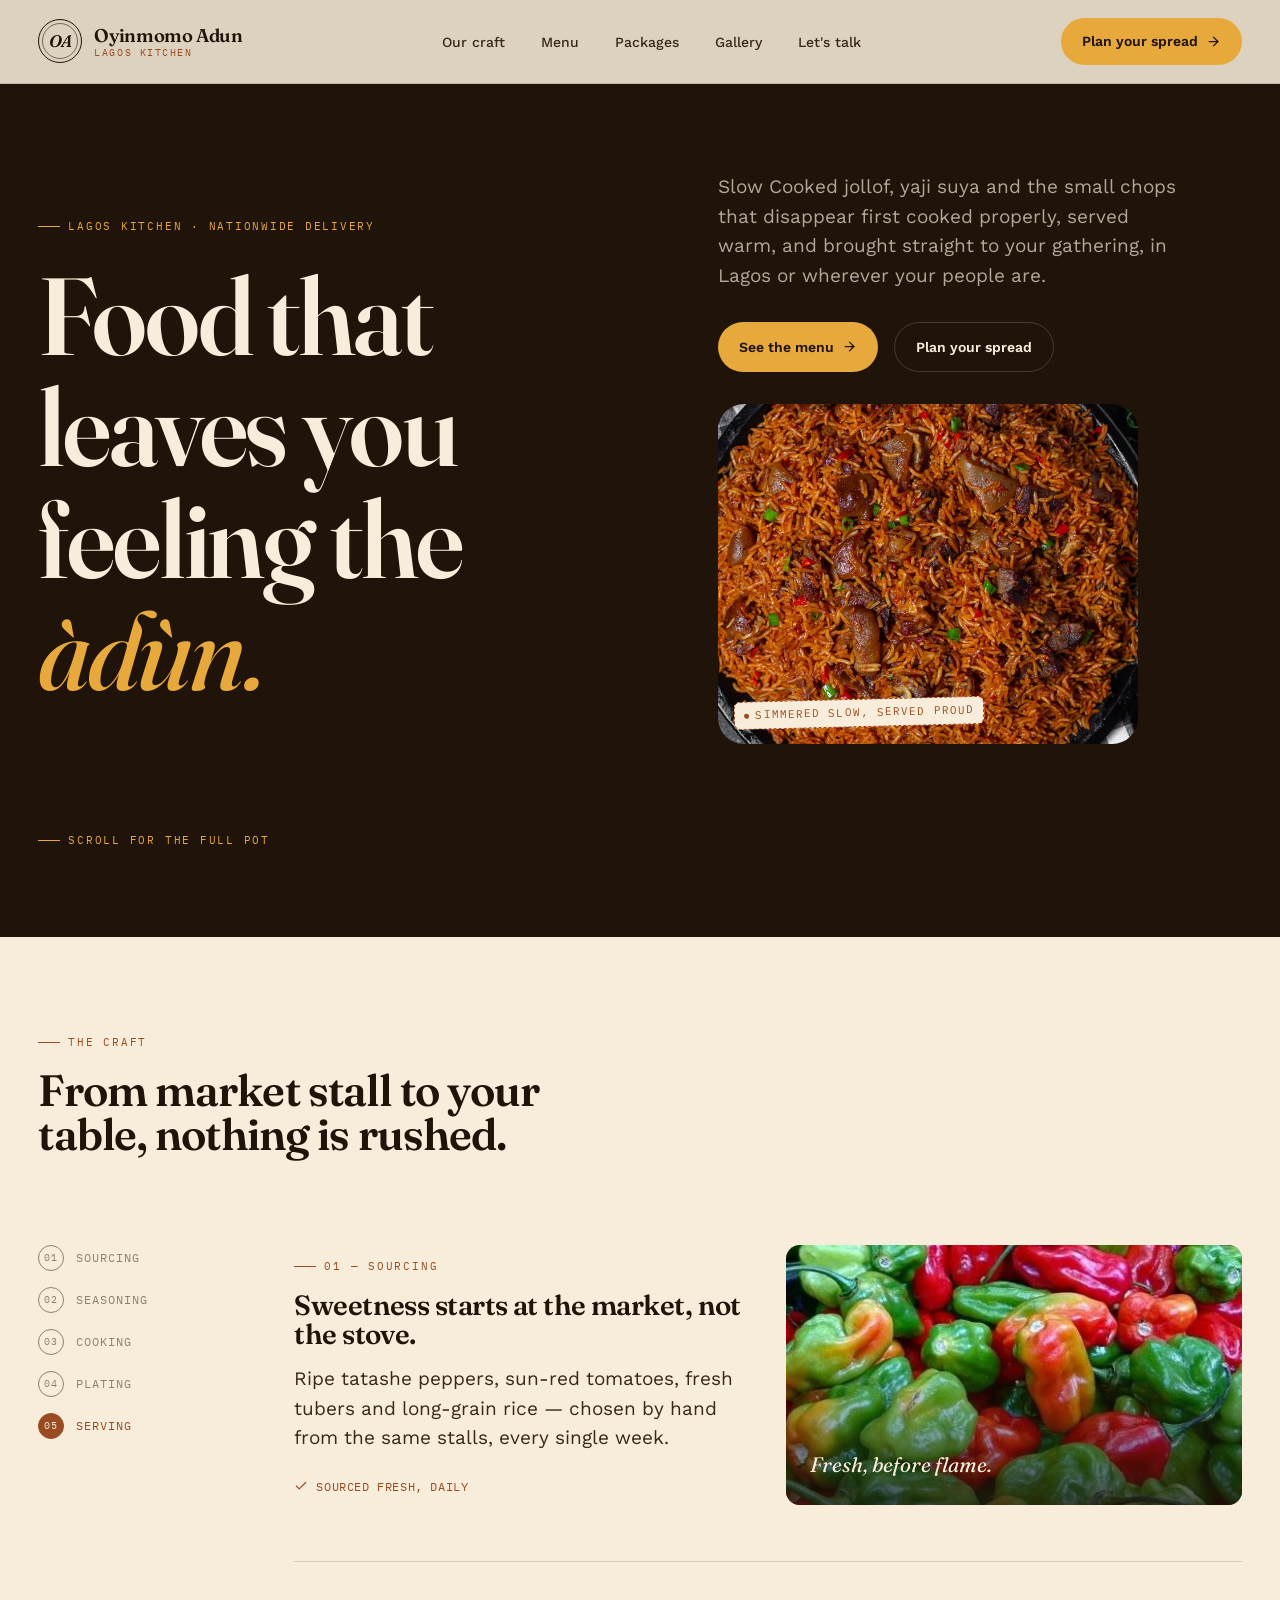
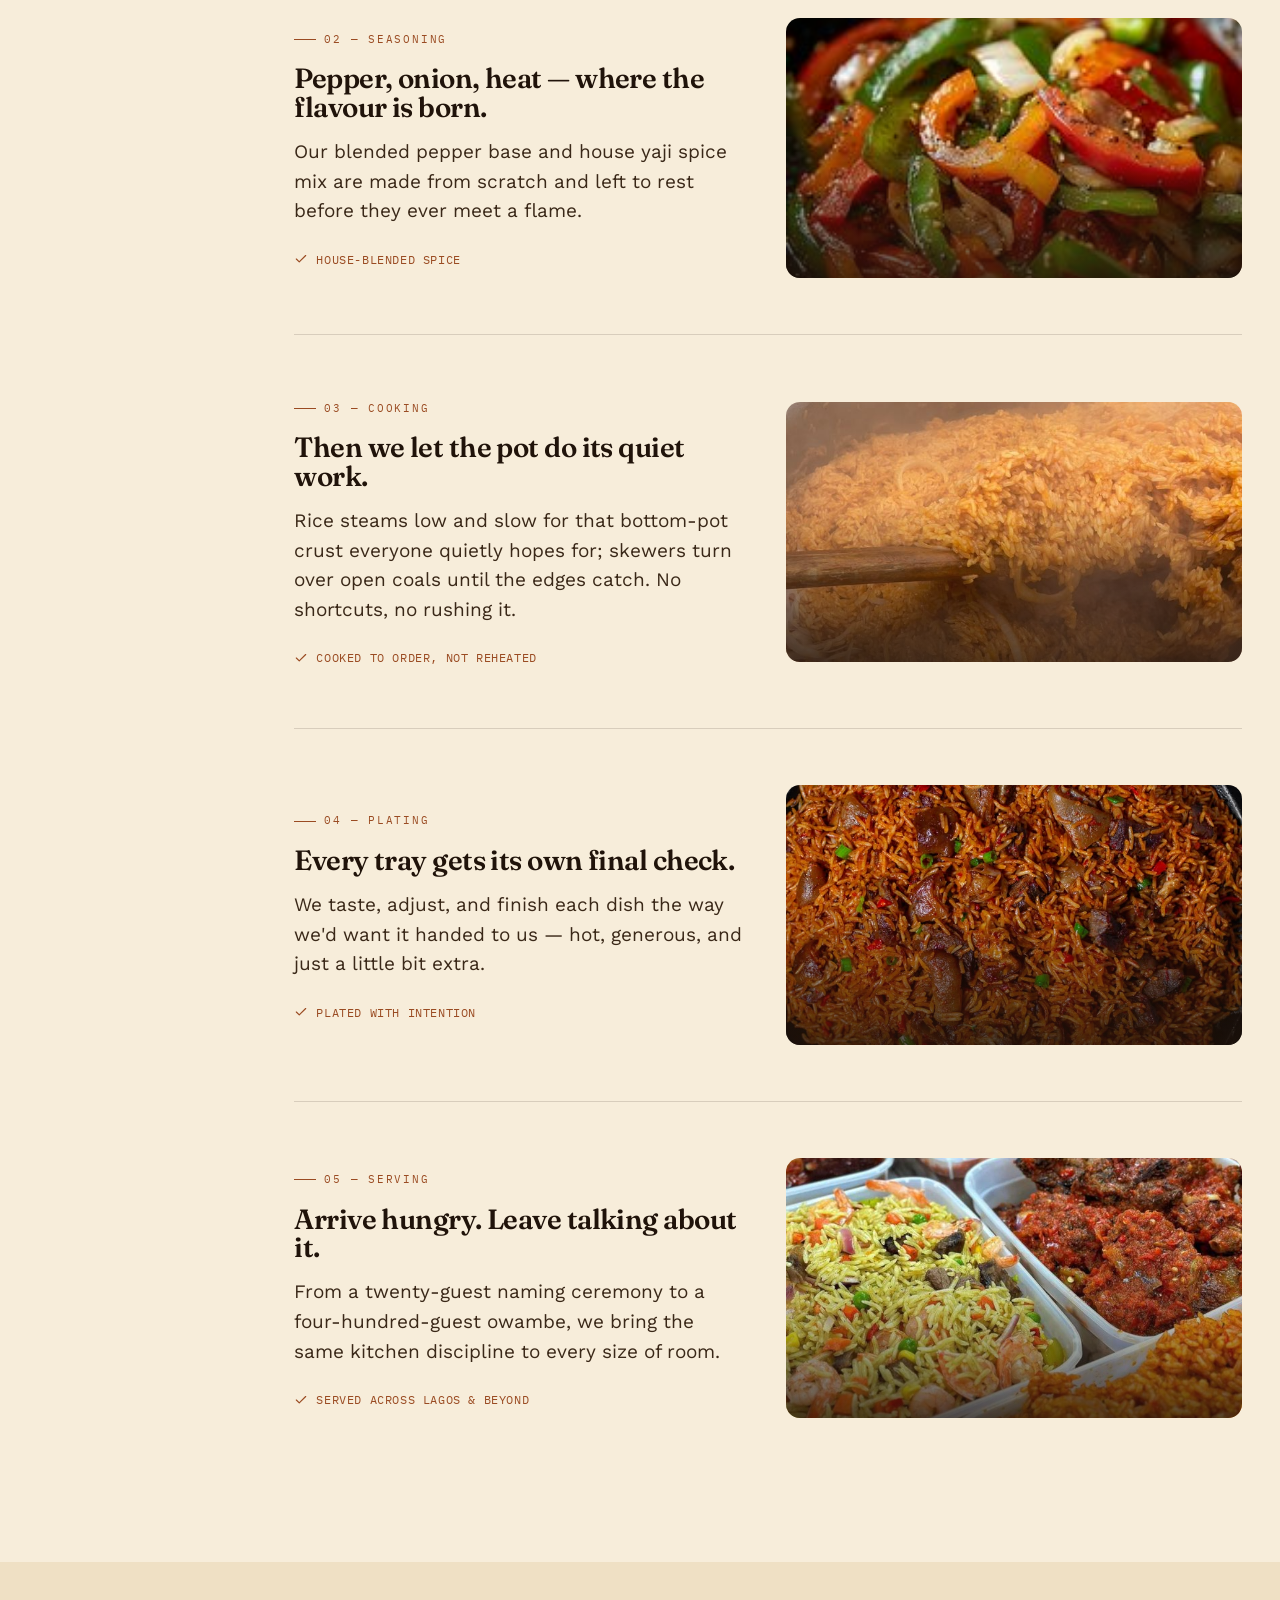
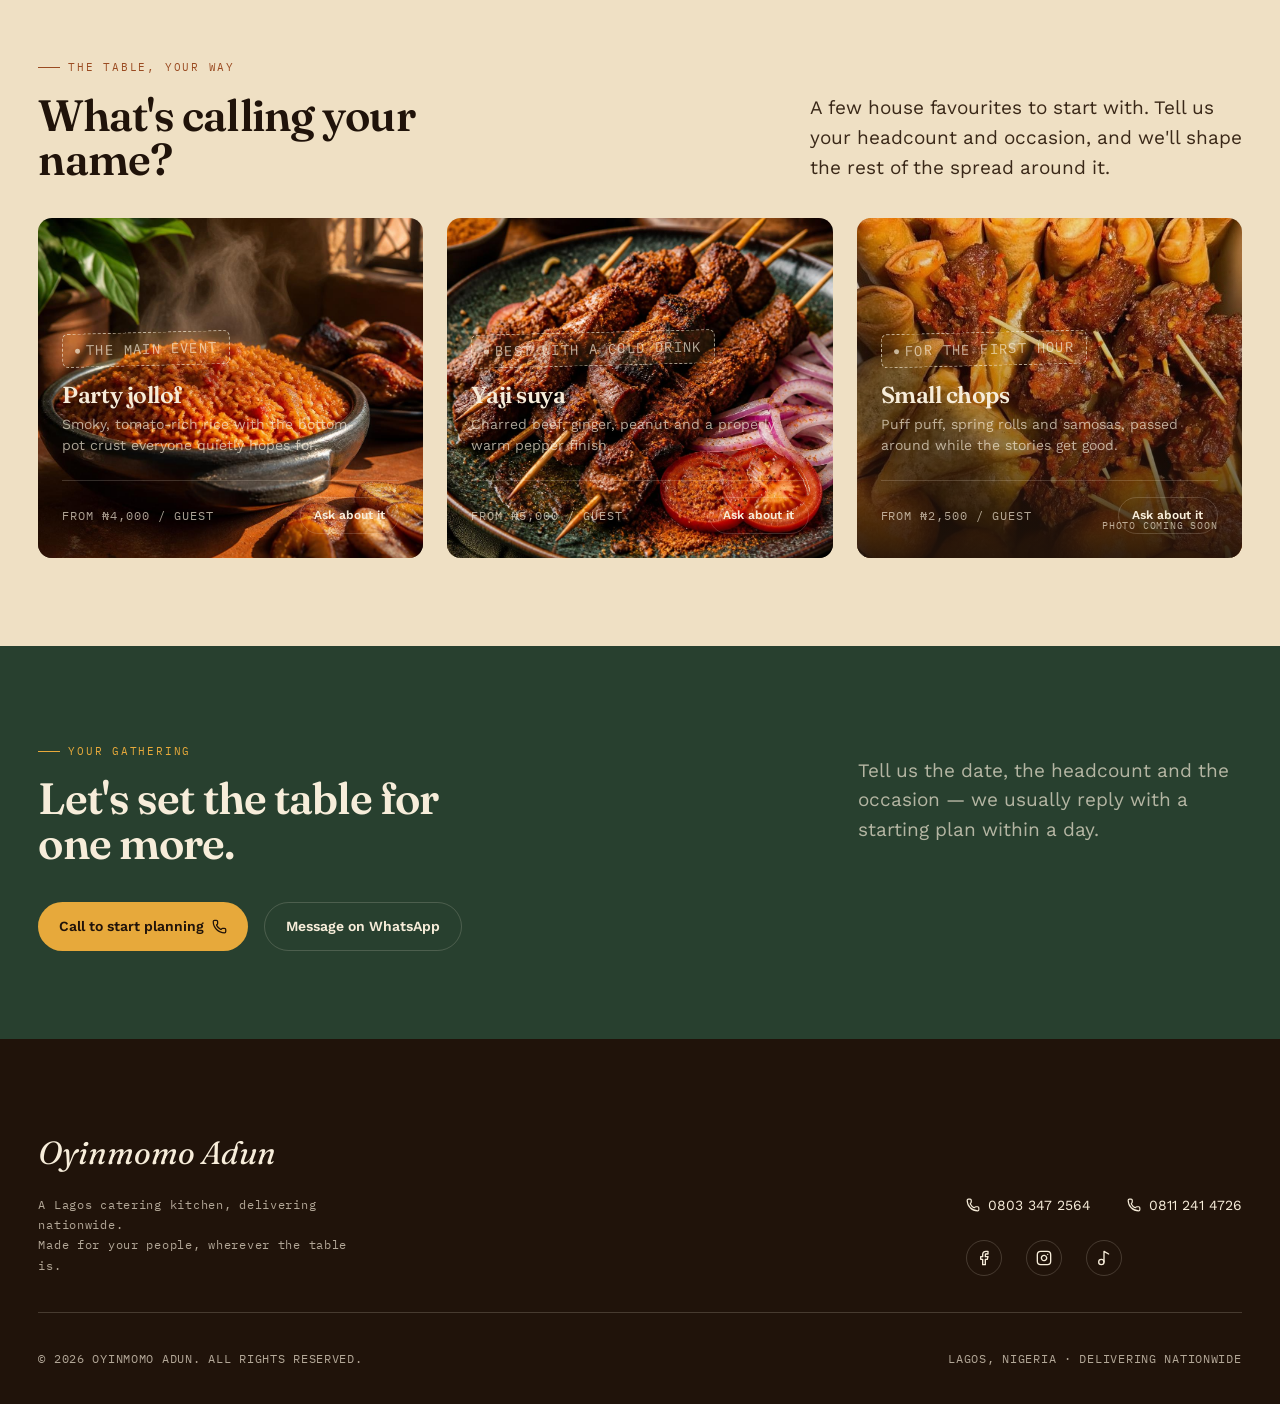
<file: oyinmomo-adun/index.html>
<!DOCTYPE html>
<html lang="en">
<head>
  <meta charset="UTF-8">
  <meta name="viewport" content="width=device-width, initial-scale=1.0">
  <title>Oyinmomo Adun Lagos Kitchen, Nationwide Delivery</title>
  <meta name="description" content="Oyinmomo Adun is a Lagos catering kitchen making slow-built jollof, smoky suya and small chops for gatherings of every size — delivered nationwide.">
  <meta property="og:title" content="Oyinmomo Adun — Lagos Kitchen, Nationwide Delivery">
  <meta property="og:description" content="Slow-built jollof, smoky suya and small chops, cooked properly and brought to your gathering. Lagos-based, delivering nationwide.">
  <meta property="og:type" content="website">
  <link rel="icon" type="image/svg+xml" href="assets/images/favicon.svg">
  <link rel="stylesheet" href="css/base.css">
  <link rel="stylesheet" href="css/layout.css">
  <link rel="stylesheet" href="css/components.css">
</head>
<body>

  <header class="site-header">
    <div class="site-header__inner">
      <a href="index.html" class="brand" aria-label="Oyinmomo Adun home">
        <span class="brand__badge" aria-hidden="true"><span>OA</span></span>
        <span class="brand__text">
          <span class="brand__name">Oyinmomo Adun</span>
          <span class="brand__tag">Lagos kitchen</span>
        </span>
      </a>

      <nav class="site-nav" aria-label="Primary">
        <ul class="site-nav__list">
          <li><a href="#craft" class="site-nav__link">Our craft</a></li>
          <li><a href="menu.html" class="site-nav__link">Menu</a></li>
          <li><a href="packages.html" class="site-nav__link">Packages</a></li>
          <li><a href="gallery.html" class="site-nav__link">Gallery</a></li>
          <li><a href="#enquiry" class="site-nav__link">Let's talk</a></li>
        </ul>
      </nav>

      <div class="header-actions">
        <a href="#enquiry" class="btn btn--primary">
          Plan your spread
          <svg viewBox="0 0 24 24" fill="none" stroke="currentColor" stroke-width="2" stroke-linecap="round" stroke-linejoin="round" aria-hidden="true"><path d="M5 12h14"/><path d="m12 5 7 7-7 7"/></svg>
        </a>
        <button type="button" class="nav-toggle" data-nav-toggle aria-label="Toggle navigation" aria-expanded="false">
          <span class="nav-toggle__icon" aria-hidden="true"></span>
        </button>
      </div>
    </div>
  </header>

  <div class="mobile-nav" data-mobile-nav aria-hidden="true">
    <ul class="mobile-nav__list">
      <li><a href="#craft" class="mobile-nav__link">Our craft</a></li>
      <li><a href="menu.html" class="mobile-nav__link">Menu</a></li>
      <li><a href="packages.html" class="mobile-nav__link">Packages</a></li>
      <li><a href="gallery.html" class="mobile-nav__link">Gallery</a></li>
      <li><a href="#enquiry" class="mobile-nav__link">Let's talk</a></li>
    </ul>
    <a href="#enquiry" class="btn btn--primary mobile-nav__cta">
      Plan your spread
      <svg viewBox="0 0 24 24" fill="none" stroke="currentColor" stroke-width="2" stroke-linecap="round" stroke-linejoin="round" aria-hidden="true"><path d="M5 12h14"/><path d="m12 5 7 7-7 7"/></svg>
    </a>
  </div>

  <main>
    <section class="page-hero section--dark">
      <div class="container">
        <div class="hero-grid" style="display:grid; gap:2.5rem; align-items:center;">
          <div class="reveal">
            <p class="eyebrow eyebrow--on-dark">Lagos kitchen · nationwide delivery</p>
            <h1 class="text-hero" style="font-size:var(--text-hero); margin-top:var(--space-md); max-width:16ch;">
              Food that leaves you feeling the <em>àdùn.</em>
            </h1>
          </div>

          <div class="reveal reveal--delay-1" style="display:grid; gap:2rem; grid-template-columns: 1fr; align-items:end;">
            <div style="max-width:46ch;">
              <p class="lead" style="color:var(--cream-dim);">
                Slow Cooked jollof, yaji suya and the small chops that disappear first cooked properly, served warm, and brought straight to your gathering, in Lagos or wherever your people are.
              </p>
              <div style="display:flex; flex-wrap:wrap; gap:1rem; margin-top:2rem;">
                <a href="menu.html" class="btn btn--primary">
                  See the menu
                  <svg viewBox="0 0 24 24" fill="none" stroke="currentColor" stroke-width="2" stroke-linecap="round" stroke-linejoin="round" aria-hidden="true"><path d="M5 12h14"/><path d="m12 5 7 7-7 7"/></svg>
                </a>
                <a href="#enquiry" class="btn btn--outline-on-dark">Plan your spread</a>
              </div>
            </div>

            <div style="position:relative; border-radius:var(--radius-lg); overflow:hidden; max-width:420px;">
              <img src="assets/images/smoke-jollof.jpg" alt="A steaming clay pot of party jollof rice with grilled chicken and fried plantain on the side" style="width:100%; height:340px; object-fit:cover;">
              <div class="tag" style="position:absolute; left:1rem; bottom:1rem; background:var(--paper);">Simmered slow, served proud</div>
            </div>
          </div>
        </div>

        <p class="eyebrow eyebrow--on-dark" style="margin-top:var(--space-2xl);">Scroll for the full pot</p>
      </div>
    </section>

    <section class="section" id="craft">
      <div class="container" style="display:grid; gap:var(--space-2xl);">

        <div class="reveal" style="max-width:60ch;">
          <p class="eyebrow">The craft</p>
          <h2 style="font-size:var(--text-h2); margin-top:var(--space-sm);">From market stall to your table, nothing is rushed.</h2>
        </div>

        <div style="display:grid; gap:var(--space-xl);" data-step-container>
          <div style="display:grid; gap:var(--space-xl);">
            <div style="display:grid; gap:var(--space-xl); grid-template-columns:1fr;" class="craft-layout">
              <nav class="step-nav" aria-label="Cooking process" style="display:none;">
                <div class="step-nav__item is-active" data-step-nav-item="sourcing"><span class="step-nav__num">01</span> Sourcing</div>
                <div class="step-nav__item" data-step-nav-item="seasoning"><span class="step-nav__num">02</span> Seasoning</div>
                <div class="step-nav__item" data-step-nav-item="cooking"><span class="step-nav__num">03</span> Cooking</div>
                <div class="step-nav__item" data-step-nav-item="plating"><span class="step-nav__num">04</span> Plating</div>
                <div class="step-nav__item" data-step-nav-item="serving"><span class="step-nav__num">05</span> Serving</div>
              </nav>

              <div>
                <div class="step-block reveal" data-step="sourcing">
                  <div>
                    <p class="eyebrow step-block__tag">01 — Sourcing</p>
                    <h3 style="font-size:var(--text-h3);">Sweetness starts at the market, not the stove.</h3>
                    <p class="lead step-block__copy">Ripe tatashe peppers, sun-red tomatoes, fresh tubers and long-grain rice — chosen by hand from the same stalls, every single week.</p>
                    <p class="step-block__note">
                      <svg viewBox="0 0 24 24" fill="none" stroke="currentColor" stroke-width="2" stroke-linecap="round" stroke-linejoin="round" aria-hidden="true"><path d="M20 6 9 17l-5-5"/></svg>
                      Sourced fresh, daily
                    </p>
                  </div>
                  <div class="step-block__media step-block__media--graphic is-honey">
                    <img src="assets/images/pepper.jpg">
                    <p class="step-block__media-label">Fresh, before flame.</p>
                  </div>
                </div>

                <div class="step-block reveal" data-step="seasoning">
                  <div>
                    <p class="eyebrow step-block__tag">02 — Seasoning</p>
                    <h3 style="font-size:var(--text-h3);">Pepper, onion, heat — where the flavour is born.</h3>
                    <p class="lead step-block__copy">Our blended pepper base and house yaji spice mix are made from scratch and left to rest before they ever meet a flame.</p>
                    <p class="step-block__note">
                      <svg viewBox="0 0 24 24" fill="none" stroke="currentColor" stroke-width="2" stroke-linecap="round" stroke-linejoin="round" aria-hidden="true"><path d="M20 6 9 17l-5-5"/></svg>
                      House-blended spice
                    </p>
                  </div>
                  <div class="step-block__media">
                    <img src="assets/images/fried-pepper.jpg">
                  </div>
                </div>

                <div class="step-block reveal" data-step="cooking">
                  <div>
                    <p class="eyebrow step-block__tag">03 — Cooking</p>
                    <h3 style="font-size:var(--text-h3);">Then we let the pot do its quiet work.</h3>
                    <p class="lead step-block__copy">Rice steams low and slow for that bottom-pot crust everyone quietly hopes for; skewers turn over open coals until the edges catch. No shortcuts, no rushing it.</p>
                    <p class="step-block__note">
                      <svg viewBox="0 0 24 24" fill="none" stroke="currentColor" stroke-width="2" stroke-linecap="round" stroke-linejoin="round" aria-hidden="true"><path d="M20 6 9 17l-5-5"/></svg>
                      Cooked to order, not reheated
                    </p>
                  </div>
                  <div class="step-block__media">
                    <img src="assets/images/cooking-jollof.jpg">
                  </div>
                </div>

                <div class="step-block reveal" data-step="plating">
                  <div>
                    <p class="eyebrow step-block__tag">04 — Plating</p>
                    <h3 style="font-size:var(--text-h3);">Every tray gets its own final check.</h3>
                    <p class="lead step-block__copy">We taste, adjust, and finish each dish the way we'd want it handed to us — hot, generous, and just a little bit extra.</p>
                    <p class="step-block__note">
                      <svg viewBox="0 0 24 24" fill="none" stroke="currentColor" stroke-width="2" stroke-linecap="round" stroke-linejoin="round" aria-hidden="true"><path d="M20 6 9 17l-5-5"/></svg>
                      Plated with intention
                    </p>
                  </div>
                  <div class="step-block__media">
                    <img src="assets/images/smoke-jollof.jpg">
                  </div>
                </div>

                <div class="step-block reveal" data-step="serving">
                  <div>
                    <p class="eyebrow step-block__tag">05 — Serving</p>
                    <h3 style="font-size:var(--text-h3);">Arrive hungry. Leave talking about it.</h3>
                    <p class="lead step-block__copy">From a twenty-guest naming ceremony to a four-hundred-guest owambe, we bring the same kitchen discipline to every size of room.</p>
                    <p class="step-block__note">
                      <svg viewBox="0 0 24 24" fill="none" stroke="currentColor" stroke-width="2" stroke-linecap="round" stroke-linejoin="round" aria-hidden="true"><path d="M20 6 9 17l-5-5"/></svg>
                      Served across Lagos &amp; beyond
                    </p>
                  </div>
                  <div class="step-block__media">
                    <img src="assets/images/celebration-spread.jpg">
                  </div>
                </div>
              </div>
            </div>
          </div>
        </div>
      </div>
    </section>

    <section class="section section--dim">
      <div class="container">
        <div class="reveal" style="display:flex; flex-wrap:wrap; justify-content:space-between; gap:var(--space-md); align-items:flex-end; margin-bottom:var(--space-lg);">
          <div>
            <p class="eyebrow">The table, your way</p>
            <h2 style="font-size:var(--text-h2); margin-top:var(--space-sm); max-width:14ch;">What's calling your name?</h2>
          </div>
          <p class="lead" style="max-width:36ch;">A few house favourites to start with. Tell us your headcount and occasion, and we'll shape the rest of the spread around it.</p>
        </div>

        <div class="grid grid--3 reveal reveal--delay-1">
          <article class="dish-card">
            <div class="dish-card__media"><img src="assets/images/jollof.jpg" alt="Smoky party jollof rice topped with grilled chicken and plantain"></div>
            <div class="dish-card__body">
              <p class="tag tag--on-dark dish-card__tag">The main event</p>
              <h3>Party jollof</h3>
              <p>Smoky, tomato-rich rice with the bottom-pot crust everyone quietly hopes for.</p>
              <div class="dish-card__foot">
                <span class="dish-card__price">From ₦4,000 / guest</span>
                <a href="menu.html" class="btn btn--sm btn--outline-on-dark">Ask about it</a>
              </div>
            </div>
          </article>

          <article class="dish-card">
            <div class="dish-card__media"><img src="assets/images/suya.jpg" alt="Charred beef yaji suya skewers with onion and tomato"></div>
            <div class="dish-card__body">
              <p class="tag tag--on-dark dish-card__tag">Best with a cold drink</p>
              <h3>Yaji suya</h3>
              <p>Charred beef, ginger, peanut and a properly warm pepper finish.</p>
              <div class="dish-card__foot">
                <span class="dish-card__price">From ₦5,000 / guest</span>
                <a href="menu.html" class="btn btn--sm btn--outline-on-dark">Ask about it</a>
              </div>
            </div>
          </article>

          <article class="dish-card">
            <div class="dish-card__media">
            <div class="dish-card__media"><img src="assets/images/small-chops.jpg"></div>
            </div>
            <div class="placeholder-note">Photo coming soon</div>
            <div class="dish-card__body">
              <p class="tag tag--on-dark dish-card__tag">For the first hour</p>
              <h3>Small chops</h3>
              <p>Puff puff, spring rolls and samosas, passed around while the stories get good.</p>
              <div class="dish-card__foot">
                <span class="dish-card__price">From ₦2,500 / guest</span>
                <a href="menu.html" class="btn btn--sm btn--outline-on-dark">Ask about it</a>
              </div>
            </div>
          </article>
        </div>
      </div>
    </section>

    <section class="section section--bitterleaf" id="enquiry">
      <div class="container" style="display:flex; flex-direction:column; gap:var(--space-lg);">
        <div class="reveal" style="display:flex; flex-wrap:wrap; justify-content:space-between; gap:var(--space-lg); align-items:center;">
          <div>
            <p class="eyebrow eyebrow--on-dark">Your gathering</p>
            <h2 style="font-size:var(--text-h2); margin-top:var(--space-sm); max-width:16ch;">Let's set the table for one more.</h2>
          </div>
          <p class="lead" style="color:var(--cream-dim); max-width:32ch;">Tell us the date, the headcount and the occasion — we usually reply with a starting plan within a day.</p>
        </div>

        <div class="reveal reveal--delay-1" style="display:flex; flex-wrap:wrap; gap:1rem;">
          <a href="tel:+2348112414726" class="btn btn--primary">
            Call to start planning
            <svg viewBox="0 0 24 24" fill="none" stroke="currentColor" stroke-width="2" stroke-linecap="round" stroke-linejoin="round" aria-hidden="true"><path d="M13.832 16.568a1 1 0 0 0 1.213-.303l.355-.465A2 2 0 0 1 17 15h3a2 2 0 0 1 2 2v3a2 2 0 0 1-2 2A18 18 0 0 1 2 4a2 2 0 0 1 2-2h3a2 2 0 0 1 2 2v3a2 2 0 0 1-.8 1.6l-.468.351a1 1 0 0 0-.292 1.233 14 14 0 0 0 6.392 6.384"/></svg>
          </a>
          <a href="https://wa.me/
          " target="_blank" rel="noreferrer" class="btn btn--outline-on-dark">Message on WhatsApp</a>
        </div>
      </div>
    </section>
  </main>

  <footer class="site-footer">
    <div class="container">
      <div class="site-footer__top">
        <div>
          <p class="site-footer__brand">Oyinmomo Adun</p>
          <p class="site-footer__blurb">A Lagos catering kitchen, delivering nationwide.<br>Made for your people, wherever the table is.</p>
        </div>

        <div class="site-footer__contact">
          <div class="site-footer__links">
            <a href="tel:+2348112414726" class="site-footer__link">
              <svg width="14" height="14" viewBox="0 0 24 24" fill="none" stroke="currentColor" stroke-width="2" stroke-linecap="round" stroke-linejoin="round" aria-hidden="true"><path d="M13.832 16.568a1 1 0 0 0 1.213-.303l.355-.465A2 2 0 0 1 17 15h3a2 2 0 0 1 2 2v3a2 2 0 0 1-2 2A18 18 0 0 1 2 4a2 2 0 0 1 2-2h3a2 2 0 0 1 2 2v3a2 2 0 0 1-.8 1.6l-.468.351a1 1 0 0 0-.292 1.233 14 14 0 0 0 6.392 6.384"/></svg>
              0803 347 2564
            </a>
            <a href="tel:+2348112414726" class="site-footer__link">
              <svg width="14" height="14" viewBox="0 0 24 24" fill="none" stroke="currentColor" stroke-width="2" stroke-linecap="round" stroke-linejoin="round" aria-hidden="true"><path d="M13.832 16.568a1 1 0 0 0 1.213-.303l.355-.465A2 2 0 0 1 17 15h3a2 2 0 0 1 2 2v3a2 2 0 0 1-2 2A18 18 0 0 1 2 4a2 2 0 0 1 2-2h3a2 2 0 0 1 2 2v3a2 2 0 0 1-.8 1.6l-.468.351a1 1 0 0 0-.292 1.233 14 14 0 0 0 6.392 6.384"/></svg>
              0811 241 4726
            </a>
          </div>
          <div class="site-footer__socials">
            <a href="#" aria-label="Facebook: Jaiyeola Mary Oluwatoyin" title="Facebook: Jaiyeola Mary Oluwatoyin">
              <svg width="16" height="16" viewBox="0 0 24 24" fill="none" stroke="currentColor" stroke-width="2" stroke-linecap="round" stroke-linejoin="round" aria-hidden="true"><path d="M18 2h-3a5 5 0 0 0-5 5v3H7v4h3v8h4v-8h3l1-4h-4V7a1 1 0 0 1 1-1h3z"/></svg>
            </a>
            <a href="#" aria-label="Instagram: Jaiyeola Mary Oluwatoyin" title="Instagram: Jaiyeola Mary Oluwatoyin">
              <svg width="16" height="16" viewBox="0 0 24 24" fill="none" stroke="currentColor" stroke-width="2" stroke-linecap="round" stroke-linejoin="round" aria-hidden="true"><rect width="20" height="20" x="2" y="2" rx="5" ry="5"/><path d="M16 11.37A4 4 0 1 1 12.63 8 4 4 0 0 1 16 11.37z"/><line x1="17.5" x2="17.51" y1="6.5" y2="6.5"/></svg>
            </a>
            <a href="#" aria-label="TikTok (add handle)" title="TikTok — add your handle">
              <svg width="16" height="16" viewBox="0 0 24 24" fill="none" stroke="currentColor" stroke-width="2" stroke-linecap="round" stroke-linejoin="round" aria-hidden="true"><circle cx="8" cy="18" r="4"/><path d="M12 18V2l7 4"/></svg>
            </a>
          </div>
        </div>
      </div>

      <div class="site-footer__bottom">
        <span>© <span data-year>2026</span> Oyinmomo Adun. All rights reserved.</span>
        <span>Lagos, Nigeria · Delivering nationwide</span>
      </div>
    </div>
  </footer>

  <script src="js/main.js"></script>
  <style>
    @media (min-width: 860px) {
      .craft-layout { grid-template-columns: 200px 1fr !important; }
      .step-nav { display: flex !important; }
    }
    @media (min-width: 700px) {
      .hero-grid { grid-template-columns: 1.1fr 0.9fr !important; }
    }
  </style>
</body>
</html>
</file>
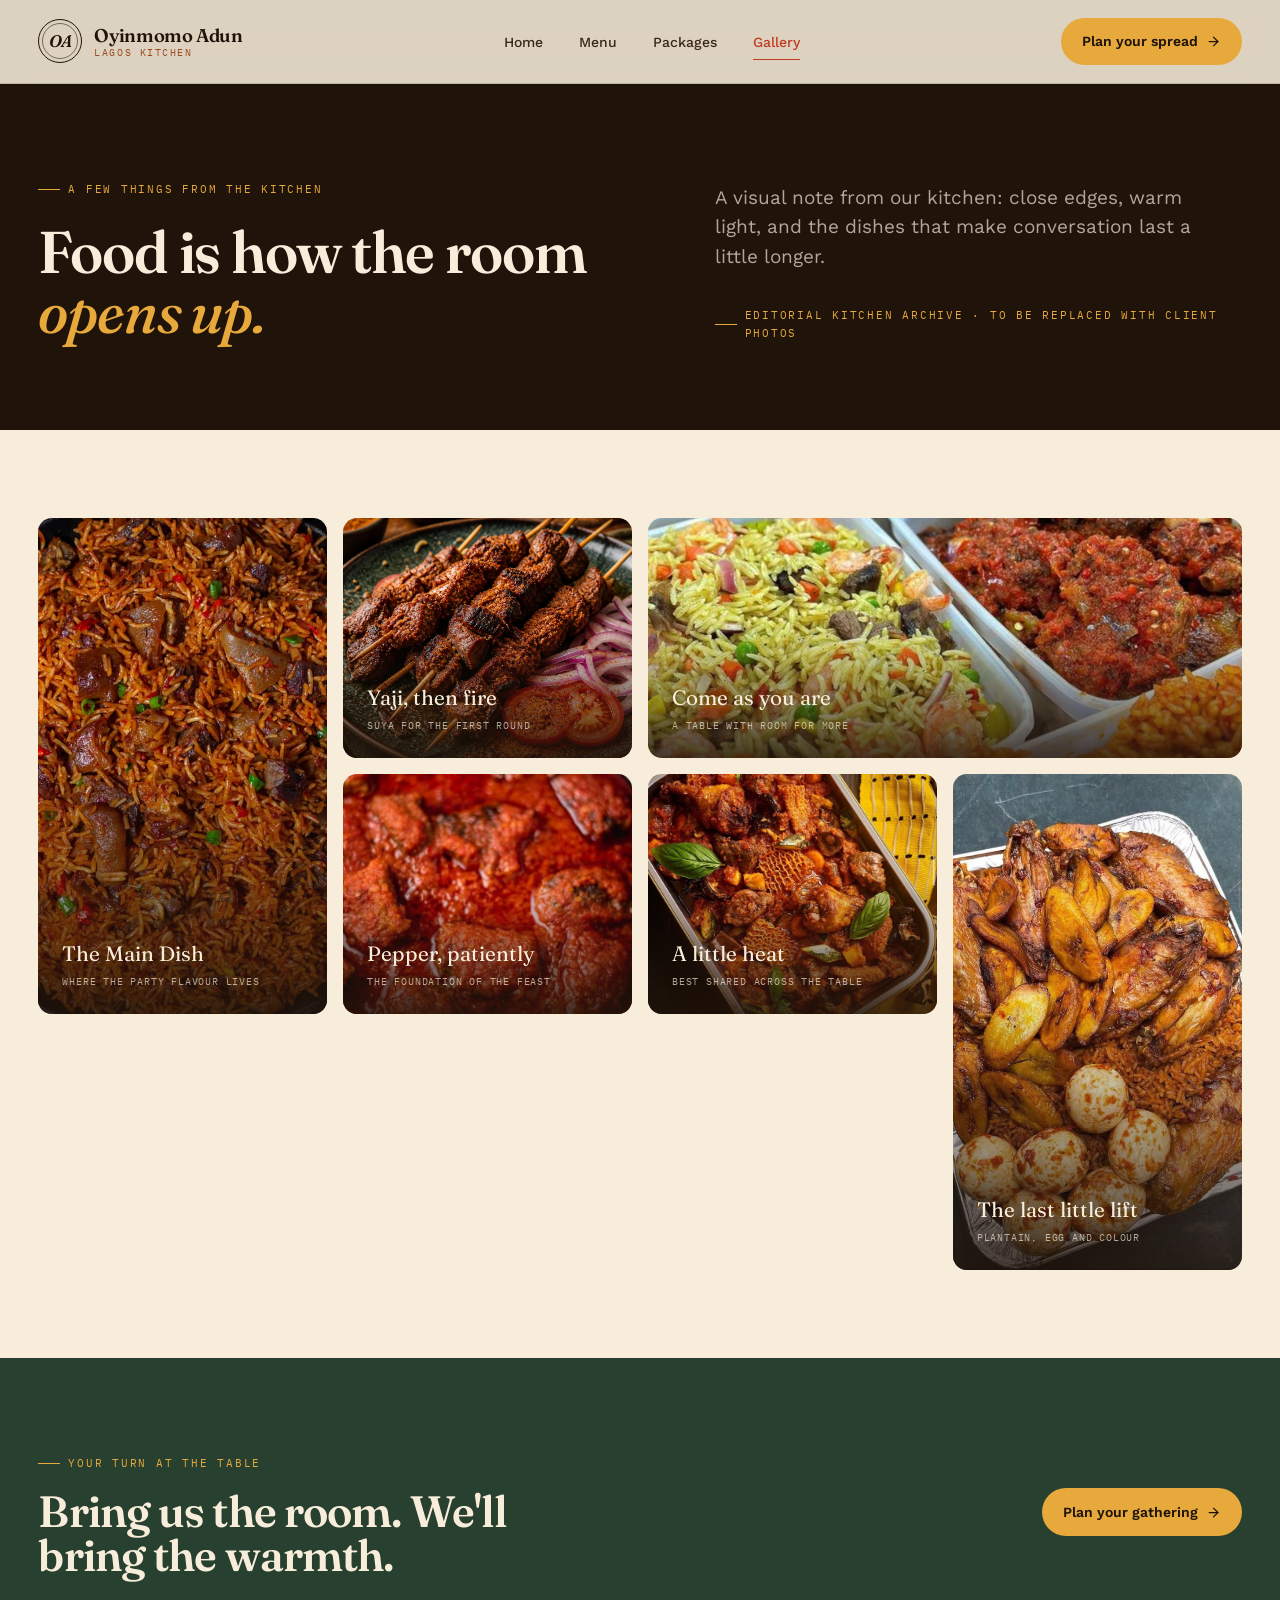
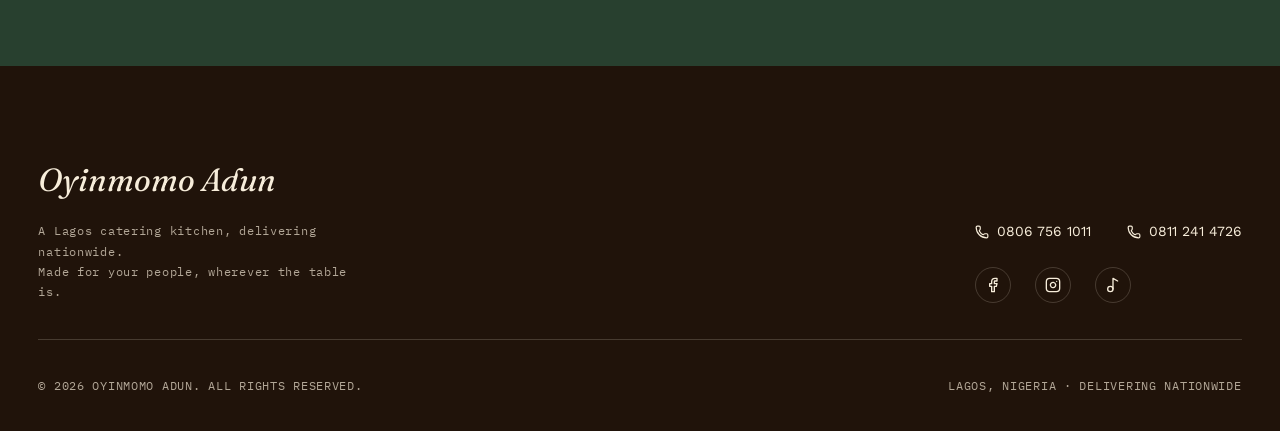
<file: oyinmomo-adun/gallery.html>
<!DOCTYPE html>
<html lang="en">
<head>
  <meta charset="UTF-8">
  <meta name="viewport" content="width=device-width, initial-scale=1.0">
  <title>Gallery — Oyinmomo Adun</title>
  <meta name="description" content="A visual note from the Oyinmomo Adun kitchen: close edges, warm light, and the dishes that make conversation last a little longer.">
  <meta property="og:title" content="Gallery — Oyinmomo Adun">
  <meta property="og:description" content="Food is how the room opens up. A look inside the Oyinmomo Adun kitchen.">
  <meta property="og:type" content="website">
  <link rel="icon" type="image/svg+xml" href="assets/images/favicon.svg">
  <link rel="stylesheet" href="css/base.css">
  <link rel="stylesheet" href="css/layout.css">
  <link rel="stylesheet" href="css/components.css">
</head>
<body>

  <!-- ============================== HEADER ============================== -->
  <header class="site-header">
    <div class="site-header__inner">
      <a href="index.html" class="brand" aria-label="Oyinmomo Adun home">
        <span class="brand__badge" aria-hidden="true"><span>OA</span></span>
        <span class="brand__text">
          <span class="brand__name">Oyinmomo Adun</span>
          <span class="brand__tag">Lagos kitchen</span>
        </span>
      </a>

      <nav class="site-nav" aria-label="Primary">
        <ul class="site-nav__list">
          <li><a href="index.html" class="site-nav__link">Home</a></li>
          <li><a href="menu.html" class="site-nav__link">Menu</a></li>
          <li><a href="packages.html" class="site-nav__link">Packages</a></li>
          <li><a href="gallery.html" class="site-nav__link" aria-current="page">Gallery</a></li>
        </ul>
      </nav>

      <div class="header-actions">
        <a href="index.html#enquiry" class="btn btn--primary">
          Plan your spread
          <svg viewBox="0 0 24 24" fill="none" stroke="currentColor" stroke-width="2" stroke-linecap="round" stroke-linejoin="round" aria-hidden="true"><path d="M5 12h14"/><path d="m12 5 7 7-7 7"/></svg>
        </a>
        <button type="button" class="nav-toggle" data-nav-toggle aria-label="Toggle navigation" aria-expanded="false">
          <span class="nav-toggle__icon" aria-hidden="true"></span>
        </button>
      </div>
    </div>
  </header>

  <div class="mobile-nav" data-mobile-nav aria-hidden="true">
    <ul class="mobile-nav__list">
      <li><a href="index.html" class="mobile-nav__link">Home</a></li>
      <li><a href="menu.html" class="mobile-nav__link">Menu</a></li>
      <li><a href="packages.html" class="mobile-nav__link">Packages</a></li>
      <li><a href="gallery.html" class="mobile-nav__link">Gallery</a></li>
    </ul>
    <a href="index.html#enquiry" class="btn btn--primary mobile-nav__cta">
      Plan your spread
      <svg viewBox="0 0 24 24" fill="none" stroke="currentColor" stroke-width="2" stroke-linecap="round" stroke-linejoin="round" aria-hidden="true"><path d="M5 12h14"/><path d="m12 5 7 7-7 7"/></svg>
    </a>
  </div>

  <main>
    <!-- ============================== HERO ============================== -->
    <section class="page-hero section--dark">
      <div class="container gallery-hero-grid" style="display:grid; gap:2rem;">
        <div class="reveal">
          <p class="eyebrow eyebrow--on-dark">A few things from the kitchen</p>
          <h1 style="font-size:var(--text-h1); margin-top:var(--space-md); max-width:16ch;">Food is how the room <em>opens up.</em></h1>
        </div>
        <div class="reveal reveal--delay-1">
          <p class="lead" style="color:var(--cream-dim); max-width:42ch;">A visual note from our kitchen: close edges, warm light, and the dishes that make conversation last a little longer.</p>
          <p class="eyebrow eyebrow--on-dark" style="margin-top:var(--space-lg);">Editorial kitchen archive · to be replaced with client photos</p>
        </div>
      </div>
    </section>

    <!-- ============================== GALLERY GRID ============================== -->
    <section class="section">
      <div class="container">
        <div class="gallery-grid reveal">
          <div class="gallery-item gallery-item--tall">
            <img src="assets/images/smoke-jollof.jpg" alt="A clay pot of party jollof rice with visible steam and grilled chicken alongside">
            <div class="gallery-item__caption">
              <p>The Main Dish</p>
              <p>Where the party flavour lives</p>
            </div>
          </div>

          <div class="gallery-item">
            <img src="assets/images/suya.jpg" alt="A close row of beef suya skewers coated in yaji spice">
            <div class="gallery-item__caption">
              <p>Yaji, then fire</p>
              <p>Suya for the first round</p>
            </div>
          </div>

          <div class="gallery-item gallery-item--wide">
            <img src="assets/images/celebration-spread.jpg" alt="A wide Nigerian celebration spread of rice, meat and plantain across the table">
            <div class="gallery-item__caption">
              <p>Come as you are</p>
              <p>A table with room for more</p>
            </div>
          </div>

          <div class="gallery-item">
            <img src="assets/images/fried-stew.jpg" alt="A close detail shot of glossy red-orange jollof rice">
            <div class="gallery-item__caption">
              <p>Pepper, patiently</p>
              <p>The foundation of the feast</p>
            </div>
          </div>

          <div class="gallery-item">
            <img src="assets/images/assorted-meat.jpg" alt="Charred suya skewers with visible spice crust">
            <div class="gallery-item__caption">
              <p>A little heat</p>
              <p>Best shared across the table</p>
            </div>
          </div>

          <div class="gallery-item gallery-item--tall">
            <img src="assets/images/plantain.jpg" alt="Fried plantain and small chops arranged on a celebration table">
            <div class="gallery-item__caption">
              <p>The last little lift</p>
              <p>Plantain, egg and colour</p>
            </div>
          </div>
        </div>
      </div>
    </section>

    <!-- ============================== CTA ============================== -->
    <section class="section section--bitterleaf">
      <div class="container reveal" style="display:flex; flex-wrap:wrap; justify-content:space-between; gap:var(--space-lg); align-items:center;">
        <div>
          <p class="eyebrow eyebrow--on-dark">Your turn at the table</p>
          <h2 style="font-size:var(--text-h2); color:var(--cream); margin-top:var(--space-sm); max-width:18ch;">Bring us the room. We'll bring the warmth.</h2>
        </div>
        <a href="index.html#enquiry" class="btn btn--primary">
          Plan your gathering
          <svg viewBox="0 0 24 24" fill="none" stroke="currentColor" stroke-width="2" stroke-linecap="round" stroke-linejoin="round" aria-hidden="true"><path d="M5 12h14"/><path d="m12 5 7 7-7 7"/></svg>
        </a>
      </div>
    </section>
  </main>

  <!-- ============================== FOOTER ============================== -->
  <footer class="site-footer">
    <div class="container">
      <div class="site-footer__top">
        <div>
          <p class="site-footer__brand">Oyinmomo Adun</p>
          <p class="site-footer__blurb">A Lagos catering kitchen, delivering nationwide.<br>Made for your people, wherever the table is.</p>
        </div>

        <div class="site-footer__contact">
          <div class="site-footer__links">
            <a href="tel:+2348067561011" class="site-footer__link">
              <svg width="14" height="14" viewBox="0 0 24 24" fill="none" stroke="currentColor" stroke-width="2" stroke-linecap="round" stroke-linejoin="round" aria-hidden="true"><path d="M13.832 16.568a1 1 0 0 0 1.213-.303l.355-.465A2 2 0 0 1 17 15h3a2 2 0 0 1 2 2v3a2 2 0 0 1-2 2A18 18 0 0 1 2 4a2 2 0 0 1 2-2h3a2 2 0 0 1 2 2v3a2 2 0 0 1-.8 1.6l-.468.351a1 1 0 0 0-.292 1.233 14 14 0 0 0 6.392 6.384"/></svg>
              0806 756 1011
            </a>
            <a href="tel:+2348112414726" class="site-footer__link">
              <svg width="14" height="14" viewBox="0 0 24 24" fill="none" stroke="currentColor" stroke-width="2" stroke-linecap="round" stroke-linejoin="round" aria-hidden="true"><path d="M13.832 16.568a1 1 0 0 0 1.213-.303l.355-.465A2 2 0 0 1 17 15h3a2 2 0 0 1 2 2v3a2 2 0 0 1-2 2A18 18 0 0 1 2 4a2 2 0 0 1 2-2h3a2 2 0 0 1 2 2v3a2 2 0 0 1-.8 1.6l-.468.351a1 1 0 0 0-.292 1.233 14 14 0 0 0 6.392 6.384"/></svg>
              0811 241 4726
            </a>
          </div>
          <div class="site-footer__socials">
            <a href="#" aria-label="Facebook: Jaiyeola Mary Oluwatoyin" title="Facebook: Jaiyeola Mary Oluwatoyin">
              <svg width="16" height="16" viewBox="0 0 24 24" fill="none" stroke="currentColor" stroke-width="2" stroke-linecap="round" stroke-linejoin="round" aria-hidden="true"><path d="M18 2h-3a5 5 0 0 0-5 5v3H7v4h3v8h4v-8h3l1-4h-4V7a1 1 0 0 1 1-1h3z"/></svg>
            </a>
            <a href="#" aria-label="Instagram (add handle)" title="Instagram — add your handle">
              <svg width="16" height="16" viewBox="0 0 24 24" fill="none" stroke="currentColor" stroke-width="2" stroke-linecap="round" stroke-linejoin="round" aria-hidden="true"><rect width="20" height="20" x="2" y="2" rx="5" ry="5"/><path d="M16 11.37A4 4 0 1 1 12.63 8 4 4 0 0 1 16 11.37z"/><line x1="17.5" x2="17.51" y1="6.5" y2="6.5"/></svg>
            </a>
            <a href="#" aria-label="TikTok (add handle)" title="TikTok — add your handle">
              <svg width="16" height="16" viewBox="0 0 24 24" fill="none" stroke="currentColor" stroke-width="2" stroke-linecap="round" stroke-linejoin="round" aria-hidden="true"><circle cx="8" cy="18" r="4"/><path d="M12 18V2l7 4"/></svg>
            </a>
          </div>
        </div>
      </div>

      <div class="site-footer__bottom">
        <span>© <span data-year>2026</span> Oyinmomo Adun. All rights reserved.</span>
        <span>Lagos, Nigeria · Delivering nationwide</span>
      </div>
    </div>
  </footer>

  <script src="js/main.js"></script>
  <style>
    @media (min-width: 700px) {
      .gallery-hero-grid { grid-template-columns: 1.1fr 0.9fr !important; align-items: end; }
    }
  </style>
</body>
</html>
</file>
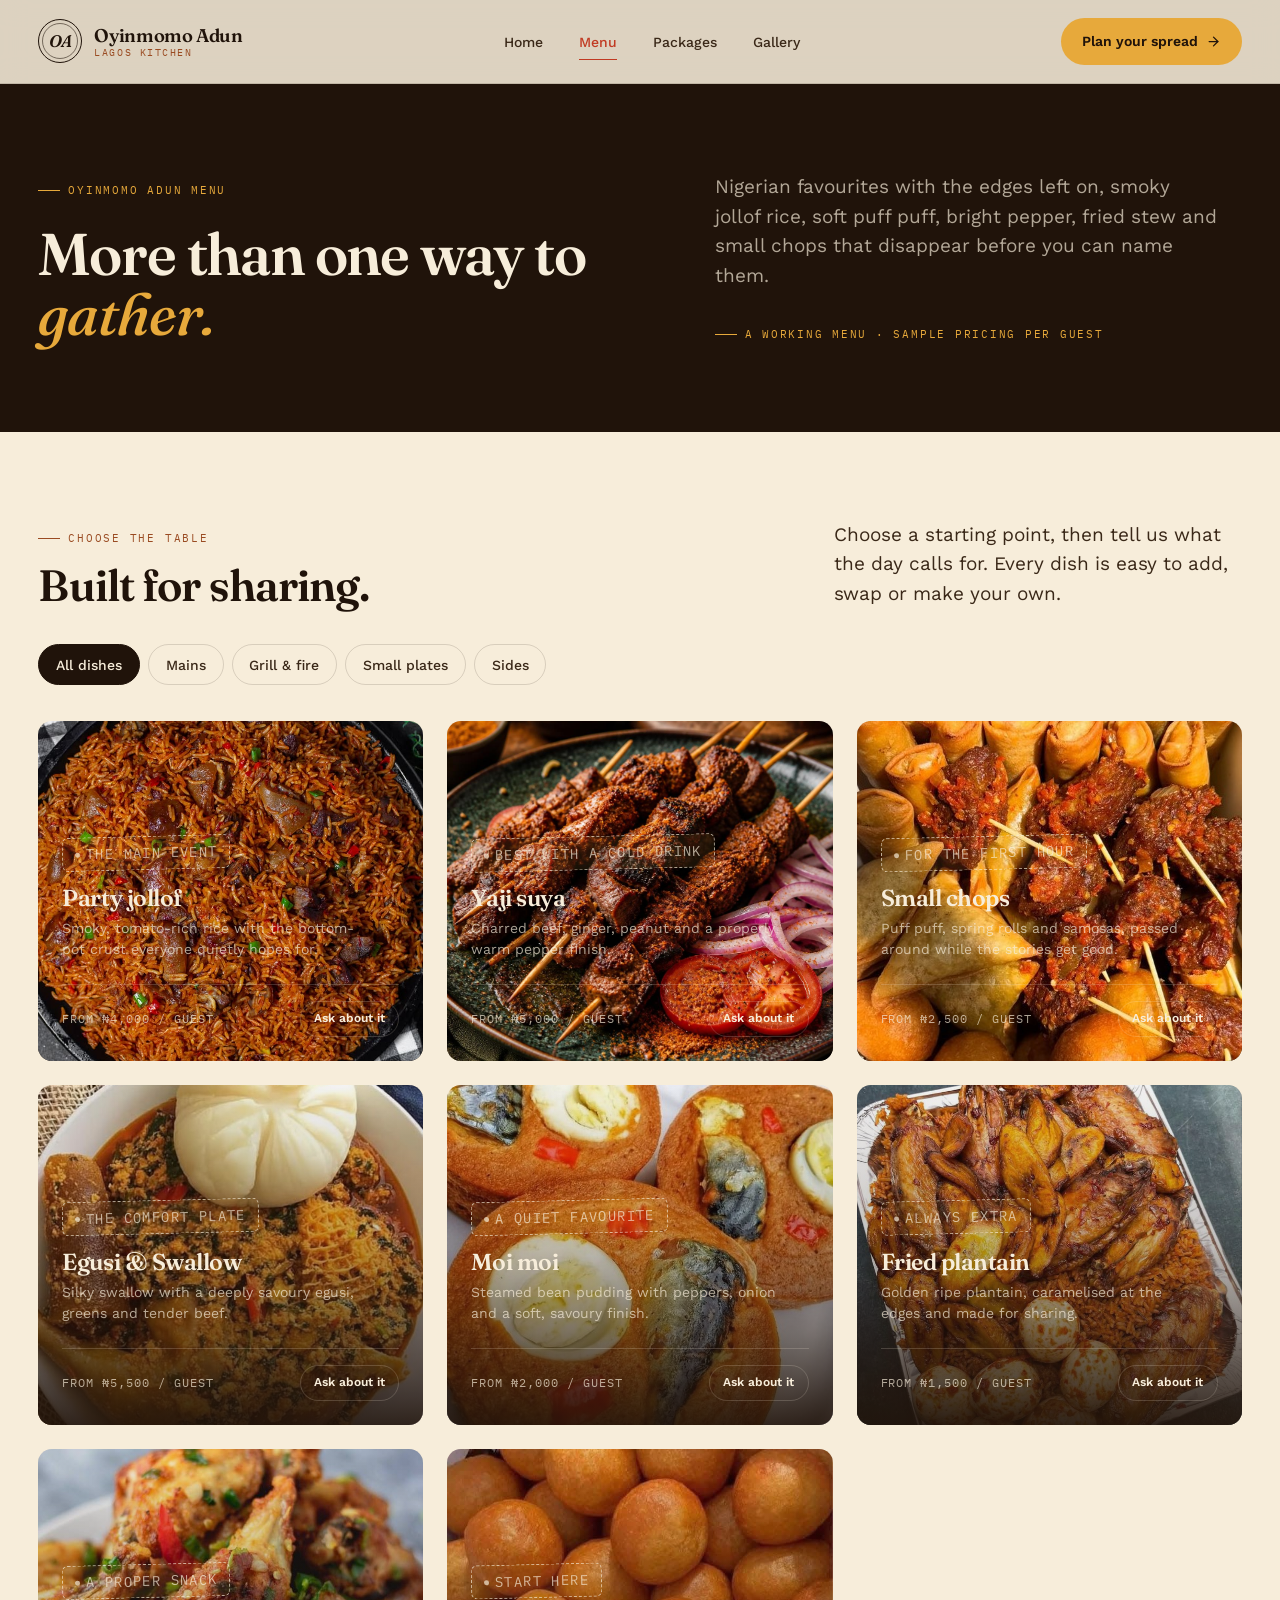
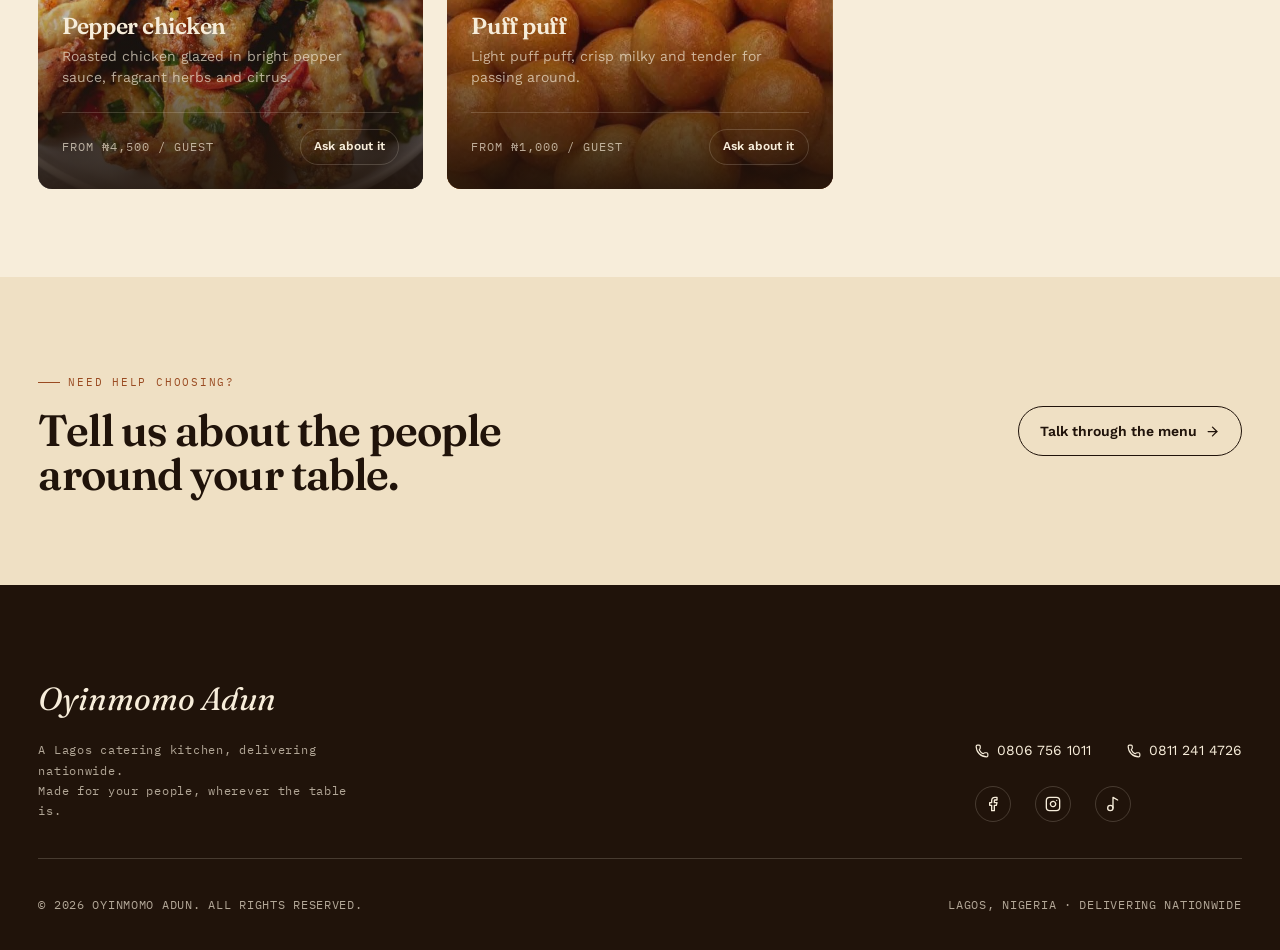
<file: oyinmomo-adun/menu.html>
<!DOCTYPE html>
<html lang="en">
<head>
  <meta charset="UTF-8">
  <meta name="viewport" content="width=device-width, initial-scale=1.0">
  <title>Menu — Oyinmomo Adun</title>
  <meta name="description" content="Party jollof, yaji suya, egusi and pounded yam, moi moi, small chops and more — the full Oyinmomo Adun catering menu.">
  <meta property="og:title" content="Menu — Oyinmomo Adun">
  <meta property="og:description" content="Nigerian favourites with the edges left on: smoky rice, soft yam, bright pepper and snacks that disappear before you can name them.">
  <meta property="og:type" content="website">
  <link rel="icon" type="image/svg+xml" href="assets/images/favicon.svg">
  <link rel="stylesheet" href="css/base.css">
  <link rel="stylesheet" href="css/layout.css">
  <link rel="stylesheet" href="css/components.css">
</head>
<body>

  <!-- ============================== HEADER ============================== -->
  <header class="site-header">
    <div class="site-header__inner">
      <a href="index.html" class="brand" aria-label="Oyinmomo Adun home">
        <span class="brand__badge" aria-hidden="true"><span>OA</span></span>
        <span class="brand__text">
          <span class="brand__name">Oyinmomo Adun</span>
          <span class="brand__tag">Lagos kitchen</span>
        </span>
      </a>

      <nav class="site-nav" aria-label="Primary">
        <ul class="site-nav__list">
          <li><a href="index.html" class="site-nav__link">Home</a></li>
          <li><a href="menu.html" class="site-nav__link" aria-current="page">Menu</a></li>
          <li><a href="packages.html" class="site-nav__link">Packages</a></li>
          <li><a href="gallery.html" class="site-nav__link">Gallery</a></li>
        </ul>
      </nav>

      <div class="header-actions">
        <a href="index.html#enquiry" class="btn btn--primary">
          Plan your spread
          <svg viewBox="0 0 24 24" fill="none" stroke="currentColor" stroke-width="2" stroke-linecap="round" stroke-linejoin="round" aria-hidden="true"><path d="M5 12h14"/><path d="m12 5 7 7-7 7"/></svg>
        </a>
        <button type="button" class="nav-toggle" data-nav-toggle aria-label="Toggle navigation" aria-expanded="false">
          <span class="nav-toggle__icon" aria-hidden="true"></span>
        </button>
      </div>
    </div>
  </header>

  <div class="mobile-nav" data-mobile-nav aria-hidden="true">
    <ul class="mobile-nav__list">
      <li><a href="index.html" class="mobile-nav__link">Home</a></li>
      <li><a href="menu.html" class="mobile-nav__link">Menu</a></li>
      <li><a href="packages.html" class="mobile-nav__link">Packages</a></li>
      <li><a href="gallery.html" class="mobile-nav__link">Gallery</a></li>
    </ul>
    <a href="index.html#enquiry" class="btn btn--primary mobile-nav__cta">
      Plan your spread
      <svg viewBox="0 0 24 24" fill="none" stroke="currentColor" stroke-width="2" stroke-linecap="round" stroke-linejoin="round" aria-hidden="true"><path d="M5 12h14"/><path d="m12 5 7 7-7 7"/></svg>
    </a>
  </div>

  <main>
    <!-- ============================== HERO ============================== -->
    <section class="page-hero section--dark">
      <div class="container menu-hero-grid" style="display:grid; gap:2rem;">
        <div class="reveal">
          <p class="eyebrow eyebrow--on-dark">Oyinmomo Adun menu</p>
          <h1 style="font-size:var(--text-h1); margin-top:var(--space-md); max-width:16ch;">More than one way to <em>gather.</em></h1>
        </div>
        <div class="reveal reveal--delay-1">
          <p class="lead" style="color:var(--cream-dim); max-width:42ch;">Nigerian favourites with the edges left on, smoky jollof rice, soft puff puff, bright pepper, fried stew and small chops that disappear before you can name them.</p>
          <p class="eyebrow eyebrow--on-dark" style="margin-top:var(--space-lg);">A working menu · sample pricing per guest</p>
        </div>
      </div>
    </section>

    <!-- ============================== MENU GRID ============================== -->
    <section class="section">
      <div class="container">
        <div class="reveal" style="display:flex; flex-wrap:wrap; justify-content:space-between; gap:var(--space-lg); align-items:flex-end; margin-bottom:var(--space-lg);">
          <div>
            <p class="eyebrow">Choose the table</p>
            <h2 style="font-size:var(--text-h2); margin-top:var(--space-sm); max-width:16ch;">Built for sharing.</h2>
          </div>
          <p class="lead" style="max-width:34ch;">Choose a starting point, then tell us what the day calls for. Every dish is easy to add, swap or make your own.</p>
        </div>

        <div class="filter-bar reveal reveal--delay-1" style="margin-bottom:var(--space-lg);" role="group" aria-label="Filter menu by category">
          <button type="button" class="filter-btn" data-filter="all" aria-pressed="true">All dishes</button>
          <button type="button" class="filter-btn" data-filter="mains" aria-pressed="false">Mains</button>
          <button type="button" class="filter-btn" data-filter="grill" aria-pressed="false">Grill &amp; fire</button>
          <button type="button" class="filter-btn" data-filter="small-plates" aria-pressed="false">Small plates</button>
          <button type="button" class="filter-btn" data-filter="sides" aria-pressed="false">Sides</button>
        </div>

        <div class="grid grid--3 reveal reveal--delay-2">
          <!-- NOTE: all "From ₦…" figures below are placeholder starting prices — replace with your real rate card. -->

          <article class="dish-card" data-dish data-category="mains">
            <div class="dish-card__media"><img src="assets/images/smoke-jollof.jpg" alt="Smoky party jollof rice topped with grilled chicken and plantain"></div>
            <div class="dish-card__body">
              <p class="tag tag--on-dark dish-card__tag">The main event</p>
              <h3>Party jollof</h3>
              <p>Smoky, tomato-rich rice with the bottom-pot crust everyone quietly hopes for.</p>
              <div class="dish-card__foot">
                <span class="dish-card__price">From ₦4,000 / guest</span>
                <a href="index.html#enquiry" class="btn btn--sm btn--outline-on-dark">Ask about it</a>
              </div>
            </div>
          </article>

          <article class="dish-card" data-dish data-category="grill">
            <div class="dish-card__media"><img src="assets/images/suya.jpg" alt="Charred beef yaji suya skewers with onion and tomato"></div>
            <div class="dish-card__body">
              <p class="tag tag--on-dark dish-card__tag">Best with a cold drink</p>
              <h3>Yaji suya</h3>
              <p>Charred beef, ginger, peanut and a properly warm pepper finish.</p>
              <div class="dish-card__foot">
                <span class="dish-card__price">From ₦5,000 / guest</span>
                <a href="index.html#enquiry" class="btn btn--sm btn--outline-on-dark">Ask about it</a>
              </div>
            </div>
          </article>

          <article class="dish-card" data-dish data-category="small-plates">
            <div class="dish-card__media"><img src="assets/images/small-chops.jpg"></div>
            <div class="dish-card__body">
              <p class="tag tag--on-dark dish-card__tag">For the first hour</p>
              <h3>Small chops</h3>
              <p>Puff puff, spring rolls and samosas, passed around while the stories get good.</p>
              <div class="dish-card__foot">
                <span class="dish-card__price">From ₦2,500 / guest</span>
                <a href="index.html#enquiry" class="btn btn--sm btn--outline-on-dark">Ask about it</a>
              </div>
            </div>
          </article>

          <article class="dish-card" data-dish data-category="mains">
            <div class="dish-card__media">
            <div class="dish-card__media"><img src="assets/images/egusi.jpg"></div>
            </div>
            <div class="dish-card__body">
              <p class="tag tag--on-dark dish-card__tag">The comfort plate</p>
              <h3>Egusi &amp; Swallow</h3>
              <p>Silky swallow with a deeply savoury egusi, greens and tender beef.</p>
              <div class="dish-card__foot">
                <span class="dish-card__price">From ₦5,500 / guest</span>
                <a href="index.html#enquiry" class="btn btn--sm btn--outline-on-dark">Ask about it</a>
              </div>
            </div>
          </article>

          <article class="dish-card" data-dish data-category="sides">
            <div class="dish-card__media">
            <div class="dish-card__media"><img src="assets/images/moi-moi.jpg"></div>
            </div>
            <div class="dish-card__body">
              <p class="tag tag--on-dark dish-card__tag">A quiet favourite</p>
              <h3>Moi moi</h3>
              <p>Steamed bean pudding with peppers, onion and a soft, savoury finish.</p>
              <div class="dish-card__foot">
                <span class="dish-card__price">From ₦2,000 / guest</span>
                <a href="index.html#enquiry" class="btn btn--sm btn--outline-on-dark">Ask about it</a>
              </div>
            </div>
          </article>

          <article class="dish-card" data-dish data-category="sides">
            <div class="dish-card__media">
              <div class="dish-card__media"><img src="assets/images/plantain.jpg"></div>
            </div>
            <div class="dish-card__body">
              <p class="tag tag--on-dark dish-card__tag">Always extra</p>
              <h3>Fried plantain</h3>
              <p>Golden ripe plantain, caramelised at the edges and made for sharing.</p>
              <div class="dish-card__foot">
                <span class="dish-card__price">From ₦1,500 / guest</span>
                <a href="index.html#enquiry" class="btn btn--sm btn--outline-on-dark">Ask about it</a>
              </div>
            </div>
          </article>

          <article class="dish-card" data-dish data-category="grill">
            <div class="dish-card__media">
            <div class="dish-card__media"><img src="assets/images/pepper-chicken.jpg"></div>
            </div>
            <div class="dish-card__body">
              <p class="tag tag--on-dark dish-card__tag">A proper snack</p>
              <h3>Pepper chicken</h3>
              <p>Roasted chicken glazed in bright pepper sauce, fragrant herbs and citrus.</p>
              <div class="dish-card__foot">
                <span class="dish-card__price">From ₦4,500 / guest</span>
                <a href="index.html#enquiry" class="btn btn--sm btn--outline-on-dark">Ask about it</a>
              </div>
            </div>
          </article>

          <article class="dish-card" data-dish data-category="small-plates">
            <div class="dish-card__media">
            <div class="dish-card__media"><img src="assets/images/puff-puff.jpg"></div>
            </div>
            <div class="dish-card__body">
              <p class="tag tag--on-dark dish-card__tag">Start here</p>
              <h3>Puff puff</h3>
              <p>Light puff puff, crisp milky and tender for passing around.</p>
              <div class="dish-card__foot">
                <span class="dish-card__price">From ₦1,000 / guest</span>
                <a href="index.html#enquiry" class="btn btn--sm btn--outline-on-dark">Ask about it</a>
              </div>
            </div>
          </article>
        </div>
      </div>
    </section>

    <!-- ============================== HELP CHOOSING CTA ============================== -->
    <section class="section section--dim">
      <div class="container reveal" style="display:flex; flex-wrap:wrap; justify-content:space-between; gap:var(--space-lg); align-items:center;">
        <div>
          <p class="eyebrow">Need help choosing?</p>
          <h2 style="font-size:var(--text-h2); margin-top:var(--space-sm); max-width:20ch;">Tell us about the people around your table.</h2>
        </div>
        <a href="index.html#enquiry" class="btn btn--outline">
          Talk through the menu
          <svg viewBox="0 0 24 24" fill="none" stroke="currentColor" stroke-width="2" stroke-linecap="round" stroke-linejoin="round" aria-hidden="true"><path d="M5 12h14"/><path d="m12 5 7 7-7 7"/></svg>
        </a>
      </div>
    </section>
  </main>

  <!-- ============================== FOOTER ============================== -->
  <footer class="site-footer">
    <div class="container">
      <div class="site-footer__top">
        <div>
          <p class="site-footer__brand">Oyinmomo Adun</p>
          <p class="site-footer__blurb">A Lagos catering kitchen, delivering nationwide.<br>Made for your people, wherever the table is.</p>
        </div>

        <div class="site-footer__contact">
          <div class="site-footer__links">
            <a href="tel:+2348067561011" class="site-footer__link">
              <svg width="14" height="14" viewBox="0 0 24 24" fill="none" stroke="currentColor" stroke-width="2" stroke-linecap="round" stroke-linejoin="round" aria-hidden="true"><path d="M13.832 16.568a1 1 0 0 0 1.213-.303l.355-.465A2 2 0 0 1 17 15h3a2 2 0 0 1 2 2v3a2 2 0 0 1-2 2A18 18 0 0 1 2 4a2 2 0 0 1 2-2h3a2 2 0 0 1 2 2v3a2 2 0 0 1-.8 1.6l-.468.351a1 1 0 0 0-.292 1.233 14 14 0 0 0 6.392 6.384"/></svg>
              0806 756 1011
            </a>
            <a href="tel:+2348112414726" class="site-footer__link">
              <svg width="14" height="14" viewBox="0 0 24 24" fill="none" stroke="currentColor" stroke-width="2" stroke-linecap="round" stroke-linejoin="round" aria-hidden="true"><path d="M13.832 16.568a1 1 0 0 0 1.213-.303l.355-.465A2 2 0 0 1 17 15h3a2 2 0 0 1 2 2v3a2 2 0 0 1-2 2A18 18 0 0 1 2 4a2 2 0 0 1 2-2h3a2 2 0 0 1 2 2v3a2 2 0 0 1-.8 1.6l-.468.351a1 1 0 0 0-.292 1.233 14 14 0 0 0 6.392 6.384"/></svg>
              0811 241 4726
            </a>
          </div>
          <div class="site-footer__socials">
            <a href="#" aria-label="Facebook: Jaiyeola Mary Oluwatoyin" title="Facebook: Jaiyeola Mary Oluwatoyin">
              <svg width="16" height="16" viewBox="0 0 24 24" fill="none" stroke="currentColor" stroke-width="2" stroke-linecap="round" stroke-linejoin="round" aria-hidden="true"><path d="M18 2h-3a5 5 0 0 0-5 5v3H7v4h3v8h4v-8h3l1-4h-4V7a1 1 0 0 1 1-1h3z"/></svg>
            </a>
            <a href="#" aria-label="Instagram (add handle)" title="Instagram — add your handle">
              <svg width="16" height="16" viewBox="0 0 24 24" fill="none" stroke="currentColor" stroke-width="2" stroke-linecap="round" stroke-linejoin="round" aria-hidden="true"><rect width="20" height="20" x="2" y="2" rx="5" ry="5"/><path d="M16 11.37A4 4 0 1 1 12.63 8 4 4 0 0 1 16 11.37z"/><line x1="17.5" x2="17.51" y1="6.5" y2="6.5"/></svg>
            </a>
            <a href="#" aria-label="TikTok (add handle)" title="TikTok — add your handle">
              <svg width="16" height="16" viewBox="0 0 24 24" fill="none" stroke="currentColor" stroke-width="2" stroke-linecap="round" stroke-linejoin="round" aria-hidden="true"><circle cx="8" cy="18" r="4"/><path d="M12 18V2l7 4"/></svg>
            </a>
          </div>
        </div>
      </div>

      <div class="site-footer__bottom">
        <span>© <span data-year>2026</span> Oyinmomo Adun. All rights reserved.</span>
        <span>Lagos, Nigeria · Delivering nationwide</span>
      </div>
    </div>
  </footer>

  <script src="js/main.js"></script>
  <style>
    @media (min-width: 700px) {
      .menu-hero-grid { grid-template-columns: 1.1fr 0.9fr !important; align-items: end; }
    }
  </style>
</body>
</html>
</file>
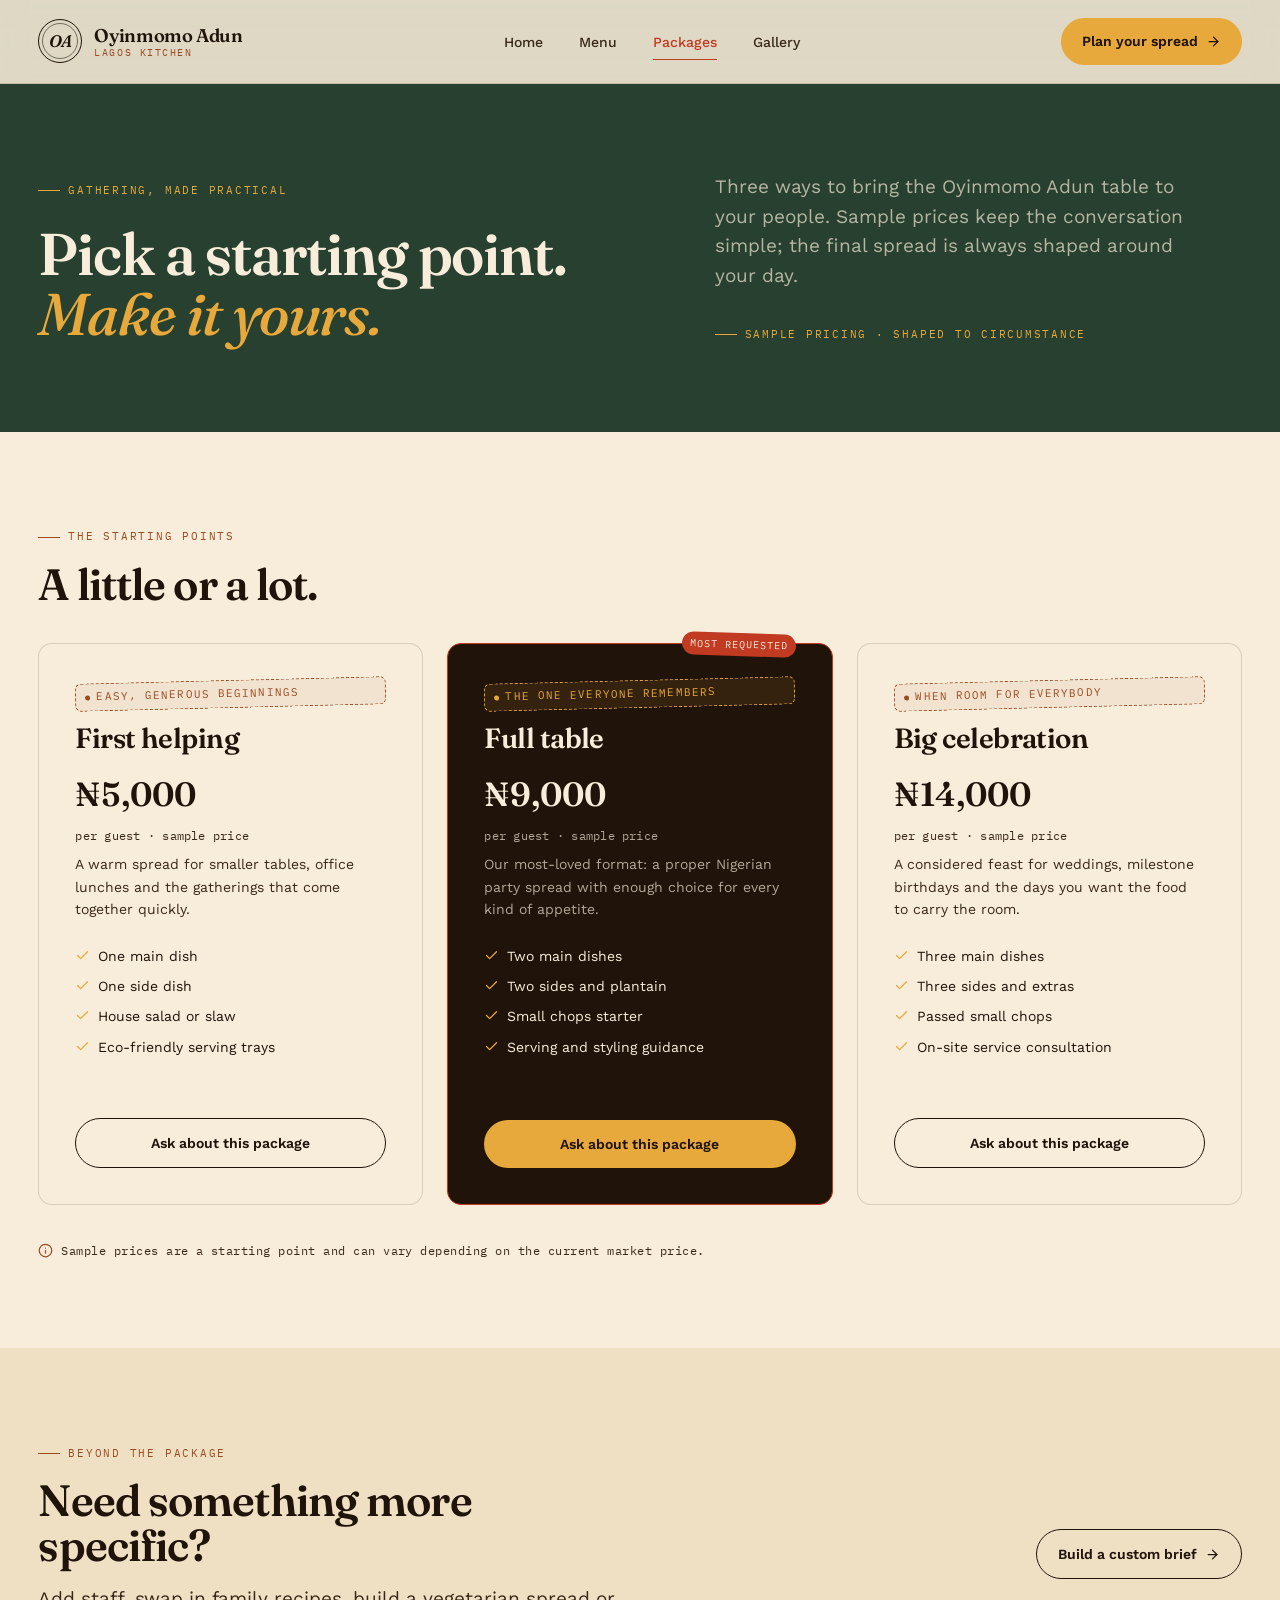
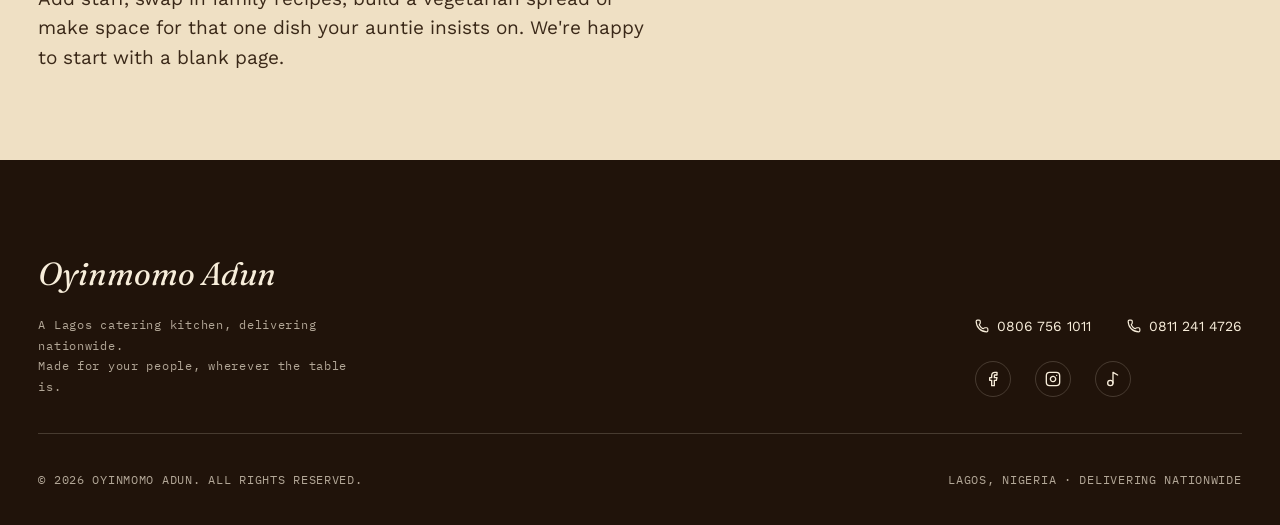
<file: oyinmomo-adun/packages.html>
<!DOCTYPE html>
<html lang="en">
<head>
  <meta charset="UTF-8">
  <meta name="viewport" content="width=device-width, initial-scale=1.0">
  <title>Packages — Oyinmomo Adun</title>
  <meta name="description" content="Three ways to bring the Oyinmomo Adun table to your people — sample per-guest pricing to keep the conversation simple.">
  <meta property="og:title" content="Packages — Oyinmomo Adun">
  <meta property="og:description" content="Pick a starting point. Make it yours. Sample prices keep the conversation simple; the final spread is always shaped around your day.">
  <meta property="og:type" content="website">
  <link rel="icon" type="image/svg+xml" href="assets/images/favicon.svg">
  <link rel="stylesheet" href="css/base.css">
  <link rel="stylesheet" href="css/layout.css">
  <link rel="stylesheet" href="css/components.css">
</head>
<body>

  <!-- ============================== HEADER ============================== -->
  <header class="site-header">
    <div class="site-header__inner">
      <a href="index.html" class="brand" aria-label="Oyinmomo Adun home">
        <span class="brand__badge" aria-hidden="true"><span>OA</span></span>
        <span class="brand__text">
          <span class="brand__name">Oyinmomo Adun</span>
          <span class="brand__tag">Lagos kitchen</span>
        </span>
      </a>

      <nav class="site-nav" aria-label="Primary">
        <ul class="site-nav__list">
          <li><a href="index.html" class="site-nav__link">Home</a></li>
          <li><a href="menu.html" class="site-nav__link">Menu</a></li>
          <li><a href="packages.html" class="site-nav__link" aria-current="page">Packages</a></li>
          <li><a href="gallery.html" class="site-nav__link">Gallery</a></li>
        </ul>
      </nav>

      <div class="header-actions">
        <a href="index.html#enquiry" class="btn btn--primary">
          Plan your spread
          <svg viewBox="0 0 24 24" fill="none" stroke="currentColor" stroke-width="2" stroke-linecap="round" stroke-linejoin="round" aria-hidden="true"><path d="M5 12h14"/><path d="m12 5 7 7-7 7"/></svg>
        </a>
        <button type="button" class="nav-toggle" data-nav-toggle aria-label="Toggle navigation" aria-expanded="false">
          <span class="nav-toggle__icon" aria-hidden="true"></span>
        </button>
      </div>
    </div>
  </header>

  <div class="mobile-nav" data-mobile-nav aria-hidden="true">
    <ul class="mobile-nav__list">
      <li><a href="index.html" class="mobile-nav__link">Home</a></li>
      <li><a href="menu.html" class="mobile-nav__link">Menu</a></li>
      <li><a href="packages.html" class="mobile-nav__link">Packages</a></li>
      <li><a href="gallery.html" class="mobile-nav__link">Gallery</a></li>
    </ul>
    <a href="index.html#enquiry" class="btn btn--primary mobile-nav__cta">
      Plan your spread
      <svg viewBox="0 0 24 24" fill="none" stroke="currentColor" stroke-width="2" stroke-linecap="round" stroke-linejoin="round" aria-hidden="true"><path d="M5 12h14"/><path d="m12 5 7 7-7 7"/></svg>
    </a>
  </div>

  <main>
    <!-- ============================== HERO ============================== -->
    <section class="page-hero section--bitterleaf">
      <div class="container packages-hero-grid" style="display:grid; gap:2rem;">
        <div class="reveal">
          <p class="eyebrow eyebrow--on-dark">Gathering, made practical</p>
          <h1 style="font-size:var(--text-h1); color:var(--cream); margin-top:var(--space-md); max-width:18ch;">Pick a starting point. <em>Make it yours.</em></h1>
        </div>
        <div class="reveal reveal--delay-1">
          <p class="lead" style="color:var(--cream-dim); max-width:42ch;">Three ways to bring the Oyinmomo Adun table to your people. Sample prices keep the conversation simple; the final spread is always shaped around your day.</p>
          <p class="eyebrow eyebrow--on-dark" style="margin-top:var(--space-lg);">Sample pricing · shaped to circumstance</p>
        </div>
      </div>
    </section>

    <!-- ============================== PRICING TIERS ============================== -->
    <section class="section">
      <div class="container">
        <div class="reveal" style="display:flex; flex-wrap:wrap; justify-content:space-between; gap:var(--space-md); align-items:flex-end; margin-bottom:var(--space-lg);">
          <div>
            <p class="eyebrow">The starting points</p>
            <h2 style="font-size:var(--text-h2); margin-top:var(--space-sm);">A little or a lot.</h2>
          </div>
        </div>

        <div class="grid grid--3 reveal reveal--delay-1">
          <!-- NOTE: per-guest prices below are placeholder starting figures — replace with your real rate card. -->

          <article class="card">
            <p class="tag">Easy, generous beginnings</p>
            <h3 style="font-size:var(--text-h3); margin-top:var(--space-sm);">First helping</h3>
            <p class="card__price">₦5,000 <small>per guest · sample price</small></p>
            <p style="color:var(--ink-soft); font-size:var(--text-small);">A warm spread for smaller tables, office lunches and the gatherings that come together quickly.</p>
            <ul class="card__list">
              <li><svg viewBox="0 0 24 24" fill="none" stroke="currentColor" stroke-width="2" stroke-linecap="round" stroke-linejoin="round" aria-hidden="true"><path d="M20 6 9 17l-5-5"/></svg> One main dish</li>
              <li><svg viewBox="0 0 24 24" fill="none" stroke="currentColor" stroke-width="2" stroke-linecap="round" stroke-linejoin="round" aria-hidden="true"><path d="M20 6 9 17l-5-5"/></svg> One side dish</li>
              <li><svg viewBox="0 0 24 24" fill="none" stroke="currentColor" stroke-width="2" stroke-linecap="round" stroke-linejoin="round" aria-hidden="true"><path d="M20 6 9 17l-5-5"/></svg> House salad or slaw</li>
              <li><svg viewBox="0 0 24 24" fill="none" stroke="currentColor" stroke-width="2" stroke-linecap="round" stroke-linejoin="round" aria-hidden="true"><path d="M20 6 9 17l-5-5"/></svg> Eco-friendly serving trays</li>
            </ul>
            <div class="card__foot">
              <a href="index.html#enquiry" class="btn btn--outline" style="width:100%; justify-content:center;">Ask about this package</a>
            </div>
          </article>

          <article class="card card--dark card--featured">
            <div class="card__badge-slot"><span class="badge">Most requested</span></div>
            <p class="tag tag--on-dark">The one everyone remembers</p>
            <h3 style="font-size:var(--text-h3); margin-top:var(--space-sm);">Full table</h3>
            <p class="card__price">₦9,000 <small>per guest · sample price</small></p>
            <p style="color:var(--cream-dim); font-size:var(--text-small);">Our most-loved format: a proper Nigerian party spread with enough choice for every kind of appetite.</p>
            <ul class="card__list">
              <li><svg viewBox="0 0 24 24" fill="none" stroke="currentColor" stroke-width="2" stroke-linecap="round" stroke-linejoin="round" aria-hidden="true"><path d="M20 6 9 17l-5-5"/></svg> Two main dishes</li>
              <li><svg viewBox="0 0 24 24" fill="none" stroke="currentColor" stroke-width="2" stroke-linecap="round" stroke-linejoin="round" aria-hidden="true"><path d="M20 6 9 17l-5-5"/></svg> Two sides and plantain</li>
              <li><svg viewBox="0 0 24 24" fill="none" stroke="currentColor" stroke-width="2" stroke-linecap="round" stroke-linejoin="round" aria-hidden="true"><path d="M20 6 9 17l-5-5"/></svg> Small chops starter</li>
              <li><svg viewBox="0 0 24 24" fill="none" stroke="currentColor" stroke-width="2" stroke-linecap="round" stroke-linejoin="round" aria-hidden="true"><path d="M20 6 9 17l-5-5"/></svg> Serving and styling guidance</li>
            </ul>
            <div class="card__foot">
              <a href="index.html#enquiry" class="btn btn--primary" style="width:100%; justify-content:center;">Ask about this package</a>
            </div>
          </article>

          <article class="card">
            <p class="tag">When room for everybody</p>
            <h3 style="font-size:var(--text-h3); margin-top:var(--space-sm);">Big celebration</h3>
            <p class="card__price">₦14,000 <small>per guest · sample price</small></p>
            <p style="color:var(--ink-soft); font-size:var(--text-small);">A considered feast for weddings, milestone birthdays and the days you want the food to carry the room.</p>
            <ul class="card__list">
              <li><svg viewBox="0 0 24 24" fill="none" stroke="currentColor" stroke-width="2" stroke-linecap="round" stroke-linejoin="round" aria-hidden="true"><path d="M20 6 9 17l-5-5"/></svg> Three main dishes</li>
              <li><svg viewBox="0 0 24 24" fill="none" stroke="currentColor" stroke-width="2" stroke-linecap="round" stroke-linejoin="round" aria-hidden="true"><path d="M20 6 9 17l-5-5"/></svg> Three sides and extras</li>
              <li><svg viewBox="0 0 24 24" fill="none" stroke="currentColor" stroke-width="2" stroke-linecap="round" stroke-linejoin="round" aria-hidden="true"><path d="M20 6 9 17l-5-5"/></svg> Passed small chops</li>
              <li><svg viewBox="0 0 24 24" fill="none" stroke="currentColor" stroke-width="2" stroke-linecap="round" stroke-linejoin="round" aria-hidden="true"><path d="M20 6 9 17l-5-5"/></svg> On-site service consultation</li>
            </ul>
            <div class="card__foot">
              <a href="index.html#enquiry" class="btn btn--outline" style="width:100%; justify-content:center;">Ask about this package</a>
            </div>
          </article>
        </div>

        <p class="callout reveal reveal--delay-2">
          <svg viewBox="0 0 24 24" fill="none" stroke="currentColor" stroke-width="2" stroke-linecap="round" stroke-linejoin="round" aria-hidden="true"><circle cx="12" cy="12" r="10"/><path d="M12 16v-4M12 8h.01"/></svg>
          Sample prices are a starting point and can vary depending on the current market price.
        </p>
      </div>
    </section>

    <!-- ============================== CUSTOM BRIEF CTA ============================== -->
    <section class="section section--dim">
      <div class="container reveal" style="display:flex; flex-wrap:wrap; justify-content:space-between; gap:var(--space-lg); align-items:center;">
        <div>
          <p class="eyebrow">Beyond the package</p>
          <h2 style="font-size:var(--text-h2); margin-top:var(--space-sm); max-width:18ch;">Need something more specific?</h2>
          <p class="lead" style="margin-top:var(--space-sm); max-width:52ch;">Add staff, swap in family recipes, build a vegetarian spread or make space for that one dish your auntie insists on. We're happy to start with a blank page.</p>
        </div>
        <a href="index.html#enquiry" class="btn btn--outline">
          Build a custom brief
          <svg viewBox="0 0 24 24" fill="none" stroke="currentColor" stroke-width="2" stroke-linecap="round" stroke-linejoin="round" aria-hidden="true"><path d="M5 12h14"/><path d="m12 5 7 7-7 7"/></svg>
        </a>
      </div>
    </section>
  </main>

  <!-- ============================== FOOTER ============================== -->
  <footer class="site-footer">
    <div class="container">
      <div class="site-footer__top">
        <div>
          <p class="site-footer__brand">Oyinmomo Adun</p>
          <p class="site-footer__blurb">A Lagos catering kitchen, delivering nationwide.<br>Made for your people, wherever the table is.</p>
        </div>

        <div class="site-footer__contact">
          <div class="site-footer__links">
            <a href="tel:+2348067561011" class="site-footer__link">
              <svg width="14" height="14" viewBox="0 0 24 24" fill="none" stroke="currentColor" stroke-width="2" stroke-linecap="round" stroke-linejoin="round" aria-hidden="true"><path d="M13.832 16.568a1 1 0 0 0 1.213-.303l.355-.465A2 2 0 0 1 17 15h3a2 2 0 0 1 2 2v3a2 2 0 0 1-2 2A18 18 0 0 1 2 4a2 2 0 0 1 2-2h3a2 2 0 0 1 2 2v3a2 2 0 0 1-.8 1.6l-.468.351a1 1 0 0 0-.292 1.233 14 14 0 0 0 6.392 6.384"/></svg>
              0806 756 1011
            </a>
            <a href="tel:+2348112414726" class="site-footer__link">
              <svg width="14" height="14" viewBox="0 0 24 24" fill="none" stroke="currentColor" stroke-width="2" stroke-linecap="round" stroke-linejoin="round" aria-hidden="true"><path d="M13.832 16.568a1 1 0 0 0 1.213-.303l.355-.465A2 2 0 0 1 17 15h3a2 2 0 0 1 2 2v3a2 2 0 0 1-2 2A18 18 0 0 1 2 4a2 2 0 0 1 2-2h3a2 2 0 0 1 2 2v3a2 2 0 0 1-.8 1.6l-.468.351a1 1 0 0 0-.292 1.233 14 14 0 0 0 6.392 6.384"/></svg>
              0811 241 4726
            </a>
          </div>
          <div class="site-footer__socials">
            <a href="#" aria-label="Facebook: Jaiyeola Mary Oluwatoyin" title="Facebook: Jaiyeola Mary Oluwatoyin">
              <svg width="16" height="16" viewBox="0 0 24 24" fill="none" stroke="currentColor" stroke-width="2" stroke-linecap="round" stroke-linejoin="round" aria-hidden="true"><path d="M18 2h-3a5 5 0 0 0-5 5v3H7v4h3v8h4v-8h3l1-4h-4V7a1 1 0 0 1 1-1h3z"/></svg>
            </a>
            <a href="#" aria-label="Instagram (add handle)" title="Instagram — add your handle">
              <svg width="16" height="16" viewBox="0 0 24 24" fill="none" stroke="currentColor" stroke-width="2" stroke-linecap="round" stroke-linejoin="round" aria-hidden="true"><rect width="20" height="20" x="2" y="2" rx="5" ry="5"/><path d="M16 11.37A4 4 0 1 1 12.63 8 4 4 0 0 1 16 11.37z"/><line x1="17.5" x2="17.51" y1="6.5" y2="6.5"/></svg>
            </a>
            <a href="#" aria-label="TikTok (add handle)" title="TikTok — add your handle">
              <svg width="16" height="16" viewBox="0 0 24 24" fill="none" stroke="currentColor" stroke-width="2" stroke-linecap="round" stroke-linejoin="round" aria-hidden="true"><circle cx="8" cy="18" r="4"/><path d="M12 18V2l7 4"/></svg>
            </a>
          </div>
        </div>
      </div>

      <div class="site-footer__bottom">
        <span>© <span data-year>2026</span> Oyinmomo Adun. All rights reserved.</span>
        <span>Lagos, Nigeria · Delivering nationwide</span>
      </div>
    </div>
  </footer>

  <script src="js/main.js"></script>
  <style>
    @media (min-width: 700px) {
      .packages-hero-grid { grid-template-columns: 1.1fr 0.9fr !important; align-items: end; }
    }
  </style>
</body>
</html>
</file>
<file: oyinmomo-adun/css/base.css>
@import url('https://fonts.googleapis.com/css2?family=Fraunces:ital,opsz,wght@0,9..144,400;0,9..144,500;0,9..144,600;0,9..144,700;1,9..144,500;1,9..144,600&family=Work+Sans:wght@400;500;600;700&family=IBM+Plex+Mono:wght@400;500;600&display=swap');

:root {
  --ink: #20130a;              
  --ink-soft: #3a2818;       
  --paper: #f7edda;          
  --paper-dim: #efe0c4;    
  --paper-line: rgba(32, 19, 10, 0.14);  
  --cream: #f7edda;         
  --cream-dim: rgba(247, 237, 218, 0.68); 
  --cream-line: rgba(247, 237, 218, 0.18); 

  --honey: #e7a93b;          
  --honey-deep: #c98a22;    
  --molasses: #9a4b22;      
  --molasses-deep: #7a3a19;
  --bitterleaf: #28402f;     
  --bitterleaf-deep: #1d2f23;
  --pepper: #c13a22;      

  --font-display: 'Fraunces', Georgia, 'Times New Roman', serif;
  --font-body: 'Work Sans', -apple-system, BlinkMacSystemFont, 'Segoe UI', sans-serif;
  --font-label: 'IBM Plex Mono', 'Courier New', monospace;

  --text-hero: clamp(4.1rem, 4.8vw + 3rem, 7.5rem);
  --text-h1: clamp(2.4rem, 2.6vw + 1.6rem, 4.25rem);
  --text-h2: clamp(1.9rem, 1.8vw + 1.3rem, 3rem);
  --text-h3: clamp(1.35rem, 0.8vw + 1.1rem, 1.75rem);
  --text-lead: clamp(1.05rem, 0.3vw + 0.95rem, 1.2rem);
  --text-body: 1rem;
  --text-small: 0.875rem;
  --text-micro: 0.75rem;
  --text-label: 0.6875rem;

  --space-3xs: 0.25rem;
  --space-2xs: 0.5rem;
  --space-xs: 0.75rem;
  --space-sm: 1rem;
  --space-md: 1.5rem;
  --space-lg: 2.25rem;
  --space-xl: 3.5rem;
  --space-2xl: 5.5rem;
  --space-3xl: 8rem;

  --container-w: 1280px;
  --container-pad: clamp(1.25rem, 3vw, 3rem);
  --radius-sm: 6px;
  --radius-md: 14px;
  --radius-lg: 26px;
  --radius-pill: 999px;

  --ease-out: cubic-bezier(0.16, 1, 0.3, 1);
  --duration-fast: 160ms;
  --duration-med: 420ms;
  --duration-slow: 720ms;

  --shadow-card: 0 18px 40px -22px rgba(32, 19, 10, 0.45);
  --shadow-lift: 0 24px 48px -20px rgba(32, 19, 10, 0.55);
}

*,
*::before,
*::after {
  box-sizing: border-box;
  margin: 0;
  padding: 0;
}

html {
  -webkit-text-size-adjust: 100%;
  scroll-behavior: smooth;
}

@media (prefers-reduced-motion: reduce) {
  html {
    scroll-behavior: auto;
  }
  *,
  *::before,
  *::after {
    animation-duration: 0.001ms !important;
    animation-iteration-count: 1 !important;
    transition-duration: 0.001ms !important;
    scroll-behavior: auto !important;
  }
}

body {
  font-family: var(--font-body);
  font-size: var(--text-body);
  line-height: 1.6;
  color: var(--ink);
  background: var(--paper);
  -webkit-font-smoothing: antialiased;
  text-rendering: optimizeLegibility;
  overflow-x: hidden;
}

img,
svg {
  display: block;
  max-width: 100%;
}

a {
  color: inherit;
  text-decoration: none;
}

ul,
ol {
  list-style: none;
}

button,
input,
textarea,
select {
  font: inherit;
  color: inherit;
  background: none;
  border: none;
}

button {
  cursor: pointer;
}

:focus-visible {
  outline: 2px solid var(--honey);
  outline-offset: 3px;
  border-radius: 3px;
}

h1,
h2,
h3,
h4 {
  font-family: var(--font-display);
  font-weight: 600;
  line-height: 1.02;
  letter-spacing: -0.02em;
  color: var(--ink);
}

em,
.italic-accent {
  font-family: var(--font-display);
  font-style: italic;
  font-weight: 500;
  color: var(--honey);
}

.eyebrow {
  display: inline-flex;
  align-items: center;
  gap: var(--space-2xs);
  font-family: var(--font-label);
  font-size: var(--text-label);
  letter-spacing: 0.16em;
  text-transform: uppercase;
  color: var(--molasses);
}

.eyebrow::before {
  content: '';
  width: 22px;
  height: 1px;
  background: currentColor;
  flex-shrink: 0;
}

.eyebrow--on-dark {
  color: var(--honey);
}

.lead {
  font-size: var(--text-lead);
  line-height: 1.55;
  color: var(--ink-soft);
}

.visually-hidden {
  position: absolute;
  width: 1px;
  height: 1px;
  padding: 0;
  margin: -1px;
  overflow: hidden;
  clip: rect(0, 0, 0, 0);
  white-space: nowrap;
  border: 0;
}

.reveal {
  opacity: 0;
  transform: translateY(22px);
  transition: opacity var(--duration-slow) var(--ease-out),
    transform var(--duration-slow) var(--ease-out);
}

.reveal.is-visible {
  opacity: 1;
  transform: translateY(0);
}

.reveal--delay-1.is-visible { transition-delay: 90ms; }
.reveal--delay-2.is-visible { transition-delay: 180ms; }
.reveal--delay-3.is-visible { transition-delay: 270ms; }

@media (prefers-reduced-motion: reduce) {
  .reveal {
    opacity: 1;
    transform: none;
    transition: none;
  }
}
</file>
<file: oyinmomo-adun/css/layout.css>
.container {
  width: 100%;
  max-width: var(--container-w);
  margin-inline: auto;
  padding-inline: var(--container-pad);
}

.section {
  padding-block: var(--space-2xl);
}

.section--tight {
  padding-block: var(--space-xl);
}

.section--dark {
  background: var(--ink);
  color: var(--cream);
}

.section--dark h1,
.section--dark h2,
.section--dark h3 {
  color: var(--cream);
}

.section--dim {
  background: var(--paper-dim);
}

.section--bitterleaf {
  background: var(--bitterleaf);
  color: var(--cream);
}

.section--bitterleaf h2,
.section--bitterleaf h3 {
  color: var(--cream);
}

.hr {
  border: none;
  border-top: 1px solid var(--paper-line);
}

.section--dark .hr,
.section--bitterleaf .hr {
  border-top-color: var(--cream-line);
}

:root {
  --header-h: 84px;
}

.site-header {
  position: fixed;
  inset-inline: 0;
  top: 0;
  z-index: 100;
  height: var(--header-h);
  display: flex;
  align-items: center;
  background: rgba(247, 237, 218, 0.88);
  backdrop-filter: blur(14px);
  -webkit-backdrop-filter: blur(14px);
  border-bottom: 1px solid var(--paper-line);
}

.site-header__inner {
  width: 100%;
  max-width: var(--container-w);
  margin-inline: auto;
  padding-inline: var(--container-pad);
  display: flex;
  align-items: center;
  justify-content: space-between;
  gap: var(--space-md);
}

.brand {
  display: flex;
  align-items: center;
  gap: var(--space-xs);
}

.brand__badge {
  flex-shrink: 0;
  width: 44px;
  height: 44px;
  border-radius: 50%;
  display: flex;
  align-items: center;
  justify-content: center;
  border: 1.5px solid var(--ink);
  position: relative;
}

.brand__badge::before {
  content: '';
  position: absolute;
  inset: 3px;
  border: 1px solid var(--ink);
  border-radius: 50%;
  opacity: 0.55;
}

.brand__badge span {
  font-family: var(--font-display);
  font-style: italic;
  font-weight: 600;
  font-size: 1.05rem;
  letter-spacing: -0.03em;
}

.brand__text {
  display: flex;
  flex-direction: column;
  line-height: 1.15;
}

.brand__name {
  font-family: var(--font-display);
  font-size: 1.15rem;
  font-weight: 600;
  letter-spacing: -0.02em;
  white-space: nowrap;
}

.brand__tag {
  font-family: var(--font-label);
  font-size: 0.6rem;
  letter-spacing: 0.16em;
  text-transform: uppercase;
  color: var(--molasses);
  white-space: nowrap;
}

.site-nav {
  display: none;
}

.site-nav__list {
  display: flex;
  align-items: center;
  gap: var(--space-lg);
}

.site-nav__link {
  position: relative;
  font-size: var(--text-small);
  font-weight: 500;
  color: var(--ink-soft);
  padding-block: var(--space-2xs);
  transition: color var(--duration-fast) var(--ease-out);
}

.site-nav__link::after {
  content: '';
  position: absolute;
  left: 0;
  right: 100%;
  bottom: -2px;
  height: 1px;
  background: var(--pepper);
  transition: right var(--duration-med) var(--ease-out);
}

.site-nav__link:hover,
.site-nav__link[aria-current='page'] {
  color: var(--pepper);
}

.site-nav__link:hover::after,
.site-nav__link[aria-current='page']::after {
  right: 0;
}

.header-actions {
  display: flex;
  align-items: center;
  gap: var(--space-sm);
}

.header-actions > .btn {
  display: none;
}

@media (min-width: 960px) {
  .header-actions > .btn {
    display: inline-flex;
  }
}

.nav-toggle {
  display: flex;
  align-items: center;
  justify-content: center;
  width: 44px;
  height: 44px;
  border-radius: 50%;
  border: 1px solid var(--paper-line);
  flex-shrink: 0;
}

.nav-toggle__icon,
.nav-toggle__icon::before,
.nav-toggle__icon::after {
  width: 18px;
  height: 2px;
  background: var(--ink);
  border-radius: 2px;
  transition: transform var(--duration-med) var(--ease-out), opacity var(--duration-fast) var(--ease-out);
}

.nav-toggle__icon {
  position: relative;
}

.nav-toggle__icon::before,
.nav-toggle__icon::after {
  content: '';
  position: absolute;
  left: 0;
}

.nav-toggle__icon::before {
  top: -6px;
}

.nav-toggle__icon::after {
  top: 6px;
}

.nav-open .nav-toggle__icon {
  background: transparent;
}

.nav-open .nav-toggle__icon::before {
  top: 0;
  transform: rotate(45deg);
}

.nav-open .nav-toggle__icon::after {
  top: 0;
  transform: rotate(-45deg);
}

.mobile-nav {
  position: fixed;
  inset: var(--header-h) 0 0 0;
  z-index: 90;
  background: var(--paper);
  padding: var(--space-lg) var(--container-pad);
  transform: translateY(-8px);
  opacity: 0;
  visibility: hidden;
  transition: opacity var(--duration-med) var(--ease-out),
    transform var(--duration-med) var(--ease-out),
    visibility 0s linear var(--duration-med);
  overflow-y: auto;
}

.nav-open .mobile-nav {
  transform: translateY(0);
  opacity: 1;
  visibility: visible;
  transition: opacity var(--duration-med) var(--ease-out),
    transform var(--duration-med) var(--ease-out),
    visibility 0s linear 0s;
}

.mobile-nav__list {
  display: flex;
  flex-direction: column;
  gap: var(--space-md);
  border-top: 1px solid var(--paper-line);
  padding-top: var(--space-lg);
}

.mobile-nav__link {
  font-family: var(--font-display);
  font-size: 1.75rem;
  font-weight: 500;
}

.mobile-nav__cta {
  margin-top: var(--space-lg);
}

@media (min-width: 960px) {
  .site-nav {
    display: block;
  }

  .nav-toggle {
    display: none;
  }

  .mobile-nav {
    display: none;
  }
}

.page-hero {
  padding-top: calc(var(--header-h) + var(--space-2xl));
  padding-bottom: var(--space-2xl);
}

.site-footer {
  background: var(--ink);
  color: var(--cream);
  padding-block: var(--space-2xl) var(--space-lg);
}

.site-footer__top {
  display: flex;
  flex-direction: column;
  gap: var(--space-xl);
  padding-bottom: var(--space-lg);
  border-bottom: 1px solid var(--cream-line);
}

.site-footer__brand {
  font-family: var(--font-display);
  font-style: italic;
  font-size: 2rem;
  color: var(--cream);
}

.site-footer__blurb {
  margin-top: var(--space-sm);
  max-width: 320px;
  font-family: var(--font-label);
  font-size: var(--text-micro);
  letter-spacing: 0.06em;
  line-height: 1.7;
  color: var(--cream-dim);
}

.site-footer__contact {
  display: flex;
  flex-direction: column;
  gap: var(--space-md);
}

.site-footer__links {
  display: flex;
  flex-wrap: wrap;
  align-items: center;
  gap: var(--space-lg);
  font-size: var(--text-small);
}

.site-footer__link {
  display: inline-flex;
  align-items: center;
  gap: var(--space-2xs);
  transition: color var(--duration-fast) var(--ease-out);
}

.site-footer__link:hover {
  color: var(--honey);
}

.site-footer__socials {
  display: flex;
  align-items: center;
  gap: var(--space-md);
}

.site-footer__socials a {
  display: flex;
  align-items: center;
  justify-content: center;
  width: 36px;
  height: 36px;
  border: 1px solid var(--cream-line);
  border-radius: 50%;
  transition: border-color var(--duration-fast) var(--ease-out), color var(--duration-fast) var(--ease-out);
}

.site-footer__socials a:hover {
  border-color: var(--honey);
  color: var(--honey);
}

.site-footer__bottom {
  display: flex;
  flex-direction: column;
  gap: var(--space-2xs);
  padding-top: var(--space-lg);
  font-family: var(--font-label);
  font-size: var(--text-micro);
  letter-spacing: 0.06em;
  text-transform: uppercase;
  color: var(--cream-dim);
}

@media (min-width: 760px) {
  .site-footer__top {
    flex-direction: row;
    justify-content: space-between;
    align-items: flex-end;
  }

  .site-footer__bottom {
    flex-direction: row;
    justify-content: space-between;
  }
}

.grid {
  display: grid;
  gap: var(--space-md);
}

@media (min-width: 700px) {
  .grid--2 { grid-template-columns: repeat(2, 1fr); }
}

@media (min-width: 900px) {
  .grid--3 { grid-template-columns: repeat(3, 1fr); }
}
</file>
<file: oyinmomo-adun/css/components.css>
.btn {
  display: inline-flex;
  align-items: center;
  gap: var(--space-2xs);
  padding: 0.9em 1.5em;
  border-radius: var(--radius-pill);
  font-size: var(--text-small);
  font-weight: 600;
  white-space: nowrap;
  transition: transform var(--duration-fast) var(--ease-out),
    background var(--duration-fast) var(--ease-out),
    border-color var(--duration-fast) var(--ease-out),
    color var(--duration-fast) var(--ease-out);
}

.btn svg {
  width: 15px;
  height: 15px;
  flex-shrink: 0;
  transition: transform var(--duration-med) var(--ease-out);
}

.btn:hover svg {
  transform: translateX(3px);
}

.btn:hover {
  transform: translateY(-2px);
}

.btn--primary {
  background: var(--honey);
  color: var(--ink);
}

.btn--primary:hover {
  background: var(--honey-deep);
}

.btn--outline {
  border: 1px solid var(--ink);
  color: var(--ink);
}

.btn--outline:hover {
  background: var(--ink);
  color: var(--cream);
}

.btn--outline-on-dark {
  border: 1px solid var(--cream-line);
  color: var(--cream);
}

.btn--outline-on-dark:hover {
  background: var(--cream);
  color: var(--ink);
  border-color: var(--cream);
}

.btn--molasses {
  background: var(--molasses);
  color: var(--cream);
}

.btn--molasses:hover {
  background: var(--molasses-deep);
}

.btn--sm {
  padding: 0.65em 1.1em;
  font-size: var(--text-micro);
}

.btn--ghost {
  border: 1px solid currentColor;
  opacity: 0.85;
}

.btn--ghost:hover {
  opacity: 1;
}

.tag {
  display: inline-flex;
  align-items: center;
  gap: 6px;
  padding: 0.4em 0.85em;
  font-family: var(--font-label);
  font-size: var(--text-label);
  letter-spacing: 0.1em;
  text-transform: uppercase;
  border: 1px dashed currentColor;
  border-radius: var(--radius-sm);
  transform: rotate(-1.4deg);
  color: var(--molasses);
  background: rgba(154, 75, 34, 0.06);
}

.tag::before {
  content: '';
  width: 5px;
  height: 5px;
  border-radius: 50%;
  background: currentColor;
  flex-shrink: 0;
}

.tag--on-dark {
  color: var(--honey);
  background: rgba(231, 169, 59, 0.1);
}

.tag--pepper {
  color: var(--pepper);
  background: rgba(193, 58, 34, 0.08);
  transform: rotate(1.2deg);
}

.tag--sm {
  font-size: 0.625rem;
  padding: 0.3em 0.6em;
}

.badge {
  display: inline-block;
  padding: 0.35em 0.8em;
  background: var(--pepper);
  color: var(--cream);
  font-family: var(--font-label);
  font-size: 0.625rem;
  letter-spacing: 0.1em;
  text-transform: uppercase;
  border-radius: var(--radius-pill);
  transform: rotate(2deg);
}

.card {
  background: var(--paper);
  border: 1px solid var(--paper-line);
  border-radius: var(--radius-md);
  padding: var(--space-lg);
  display: flex;
  flex-direction: column;
  transition: transform var(--duration-med) var(--ease-out), box-shadow var(--duration-med) var(--ease-out);
}

.card:hover {
  transform: translateY(-4px);
  box-shadow: var(--shadow-card);
}

.card--dark {
  background: var(--ink);
  color: var(--cream);
  border-color: var(--cream-line);
}

.card--dark h3 {
  color: var(--cream);
}

.card--dark .card__price {
  color: var(--cream);
}

.card--dark .card__price small {
  color: var(--cream-dim);
}

.card--featured {
  position: relative;
  border-color: var(--pepper);
}

.card__badge-slot {
  position: absolute;
  top: -14px;
  right: var(--space-lg);
}

.card__price {
  font-family: var(--font-display);
  font-size: 2.1rem;
  font-weight: 600;
  color: var(--ink);
  margin-block: var(--space-sm) var(--space-2xs);
}

.card__price small {
  display: block;
  font-family: var(--font-label);
  font-size: var(--text-micro);
  font-weight: 400;
  color: var(--ink-soft);
  letter-spacing: 0.02em;
  margin-top: 4px;
}

.card__list {
  display: flex;
  flex-direction: column;
  gap: var(--space-2xs);
  margin-block: var(--space-md) var(--space-lg);
  font-size: var(--text-small);
}

.card__list li {
  display: flex;
  align-items: flex-start;
  gap: var(--space-2xs);
}

.card__list svg {
  width: 15px;
  height: 15px;
  margin-top: 3px;
  flex-shrink: 0;
  color: var(--honey);
}

.card--dark .card__list svg {
  color: var(--honey);
}

.card__foot {
  margin-top: auto;
  padding-top: var(--space-md);
}

.dish-card {
  position: relative;
  border-radius: var(--radius-md);
  overflow: hidden;
  min-height: 340px;
  display: flex;
  flex-direction: column;
  justify-content: flex-end;
  color: var(--cream);
  isolation: isolate;
}

.dish-card__media {
  position: absolute;
  inset: 0;
  z-index: -2;
}

.dish-card__media img {
  width: 100%;
  height: 100%;
  object-fit: cover;
  transition: transform var(--duration-slow) var(--ease-out);
}

.dish-card:hover .dish-card__media img {
  transform: scale(1.06);
}

.dish-card__media::after {
  content: '';
  position: absolute;
  inset: 0;
  z-index: -1;
  background: linear-gradient(to top, rgba(32, 19, 10, 0.92) 0%, rgba(32, 19, 10, 0.25) 55%, rgba(32, 19, 10, 0.05) 100%);
}

.dish-card__body {
  padding: var(--space-md);
}

.dish-card__tag {
  margin-bottom: var(--space-sm);
}

.dish-card h3 {
  font-size: 1.45rem;
  color: var(--cream);
  margin-bottom: var(--space-2xs);
}

.dish-card p {
  font-size: var(--text-small);
  color: var(--cream-dim);
  line-height: 1.5;
  max-width: 34ch;
}

.dish-card__foot {
  display: flex;
  align-items: center;
  justify-content: space-between;
  gap: var(--space-sm);
  margin-top: var(--space-md);
  padding-top: var(--space-sm);
  border-top: 1px solid var(--cream-line);
}

.dish-card__price {
  font-family: var(--font-label);
  font-size: var(--text-micro);
  letter-spacing: 0.08em;
  text-transform: uppercase;
  color: var(--cream-dim);
}

.dish-card--placeholder .dish-card__media {
  background: repeating-linear-gradient(
    135deg,
    var(--molasses) 0px,
    var(--molasses) 26px,
    var(--molasses-deep) 26px,
    var(--molasses-deep) 52px
  );
}

.dish-card--placeholder .dish-card__media::before {
  content: '';
  position: absolute;
  inset: 0;
  background: radial-gradient(circle at 30% 25%, rgba(231, 169, 59, 0.55), transparent 55%),
    radial-gradient(circle at 75% 70%, rgba(193, 58, 34, 0.45), transparent 50%);
}

.dish-card--placeholder .dish-card__media::after {
  background: linear-gradient(to top, rgba(32, 19, 10, 0.88) 10%, rgba(32, 19, 10, 0.15) 60%);
}

.dish-card--placeholder .dish-card__icon {
  position: absolute;
  top: var(--space-md);
  right: var(--space-md);
  width: 34px;
  height: 34px;
  color: var(--cream);
  opacity: 0.85;
  z-index: 1;
}

.placeholder-note {
  position: absolute;
  bottom: var(--space-md);
  right: var(--space-md);
  z-index: 1;
  font-family: var(--font-label);
  font-size: 0.625rem;
  letter-spacing: 0.08em;
  text-transform: uppercase;
  color: var(--cream-dim);
}

.filter-bar {
  display: flex;
  flex-wrap: wrap;
  gap: var(--space-2xs);
}

.filter-btn {
  padding: 0.6em 1.2em;
  border-radius: var(--radius-pill);
  border: 1px solid var(--paper-line);
  font-size: var(--text-small);
  font-weight: 500;
  color: var(--ink-soft);
  transition: background var(--duration-fast) var(--ease-out), color var(--duration-fast) var(--ease-out), border-color var(--duration-fast) var(--ease-out);
}

.filter-btn:hover {
  border-color: var(--molasses);
  color: var(--molasses);
}

.filter-btn[aria-pressed='true'] {
  background: var(--ink);
  border-color: var(--ink);
  color: var(--cream);
}

.step-nav {
  position: sticky;
  top: calc(var(--header-h) + var(--space-lg));
  display: flex;
  flex-direction: column;
  gap: var(--space-sm);
  align-self: start;
}

.step-nav__item {
  display: flex;
  align-items: center;
  gap: var(--space-xs);
  font-family: var(--font-label);
  font-size: var(--text-micro);
  letter-spacing: 0.08em;
  text-transform: uppercase;
  color: var(--ink-soft);
  opacity: 0.55;
  transition: opacity var(--duration-med) var(--ease-out), color var(--duration-med) var(--ease-out);
}

.step-nav__item.is-active {
  opacity: 1;
  color: var(--molasses);
}

.step-nav__num {
  display: flex;
  align-items: center;
  justify-content: center;
  width: 26px;
  height: 26px;
  border-radius: 50%;
  border: 1px solid currentColor;
  flex-shrink: 0;
  font-size: 0.625rem;
}

.step-nav__item.is-active .step-nav__num {
  background: var(--molasses);
  color: var(--cream);
  border-color: var(--molasses);
}

.step-block {
  padding-block: var(--space-xl);
  border-top: 1px solid var(--paper-line);
  display: grid;
  gap: var(--space-lg);
}

.step-block:first-of-type {
  border-top: none;
  padding-top: 0;
}

.step-block__tag {
  margin-bottom: var(--space-sm);
}

.step-block__copy {
  margin-top: var(--space-sm);
  max-width: 46ch;
}

.step-block__note {
  margin-top: var(--space-md);
  display: inline-flex;
  align-items: center;
  gap: var(--space-2xs);
  font-family: var(--font-label);
  font-size: var(--text-micro);
  letter-spacing: 0.05em;
  text-transform: uppercase;
  color: var(--molasses);
}

.step-block__note svg {
  width: 14px;
  height: 14px;
}

.step-block__media {
  position: relative;
  border-radius: var(--radius-md);
  overflow: hidden;
  min-height: 260px;
  display: flex;
  align-items: flex-end;
}

.step-block__media img {
  position: absolute;
  inset: 0;
  width: 100%;
  height: 100%;
  object-fit: cover;
}

.step-block__media-label {
  position: relative;
  z-index: 1;
  padding: var(--space-md);
  font-family: var(--font-display);
  font-style: italic;
  font-size: 1.3rem;
  color: var(--cream);
}

.step-block__media::after {
  content: '';
  position: absolute;
  inset: 0;
  background: linear-gradient(to top, rgba(32, 19, 10, 0.75), transparent 60%);
}

.step-block__media--graphic {
  background: var(--bitterleaf);
}

.step-block__media--graphic.is-honey {
  background: linear-gradient(160deg, var(--honey), var(--pepper));
}

.step-block__media--graphic.is-ink {
  background: var(--ink);
}

.step-block__media--graphic .step-block__media-label {
  color: var(--cream);
}

@media (min-width: 860px) {
  .step-block {
    grid-template-columns: 1fr 1fr;
    align-items: center;
  }
}

.gallery-grid {
  display: grid;
  gap: var(--space-sm);
  grid-auto-rows: 240px;
}

.gallery-item {
  position: relative;
  border-radius: var(--radius-md);
  overflow: hidden;
  isolation: isolate;
}

.gallery-item img {
  width: 100%;
  height: 100%;
  object-fit: cover;
  transition: transform var(--duration-slow) var(--ease-out);
}

.gallery-item:hover img {
  transform: scale(1.06);
}

.gallery-item::after {
  content: '';
  position: absolute;
  inset: 0;
  background: linear-gradient(to top, rgba(32, 19, 10, 0.82), transparent 55%);
}

.gallery-item__caption {
  position: absolute;
  left: 0;
  right: 0;
  bottom: 0;
  z-index: 1;
  padding: var(--space-md);
  color: var(--cream);
}

.gallery-item__caption p:first-child {
  font-family: var(--font-display);
  font-size: 1.3rem;
}

.gallery-item__caption p:last-child {
  margin-top: 4px;
  font-family: var(--font-label);
  font-size: 0.625rem;
  letter-spacing: 0.08em;
  text-transform: uppercase;
  color: var(--cream-dim);
}

.gallery-item--tall {
  grid-row: span 2;
}

@media (min-width: 700px) {
  .gallery-grid {
    grid-template-columns: repeat(2, 1fr);
  }
}

@media (min-width: 980px) {
  .gallery-grid {
    grid-template-columns: repeat(4, 1fr);
  }

  .gallery-item--wide {
    grid-column: span 2;
  }
}

.form {
  display: grid;
  gap: var(--space-md);
}

.form__row {
  display: grid;
  gap: var(--space-md);
}

@media (min-width: 700px) {
  .form__row--2 {
    grid-template-columns: repeat(2, 1fr);
  }
}

.field {
  display: flex;
  flex-direction: column;
  gap: var(--space-2xs);
}

.field label {
  font-family: var(--font-label);
  font-size: var(--text-micro);
  letter-spacing: 0.06em;
  text-transform: uppercase;
  color: var(--ink-soft);
}

.field input,
.field textarea,
.field select {
  padding: 0.85em 1em;
  border: 1px solid var(--paper-line);
  border-radius: var(--radius-sm);
  background: var(--paper);
  font-size: var(--text-body);
  transition: border-color var(--duration-fast) var(--ease-out);
}

.field input:focus,
.field textarea:focus,
.field select:focus {
  border-color: var(--molasses);
}

.field textarea {
  resize: vertical;
  min-height: 120px;
}

.callout {
  display: flex;
  align-items: flex-start;
  gap: var(--space-2xs);
  margin-top: var(--space-lg);
  font-family: var(--font-label);
  font-size: var(--text-micro);
  letter-spacing: 0.04em;
  color: var(--ink-soft);
}

.callout svg {
  width: 15px;
  height: 15px;
  margin-top: 2px;
  flex-shrink: 0;
  color: var(--molasses);
}
</file>
